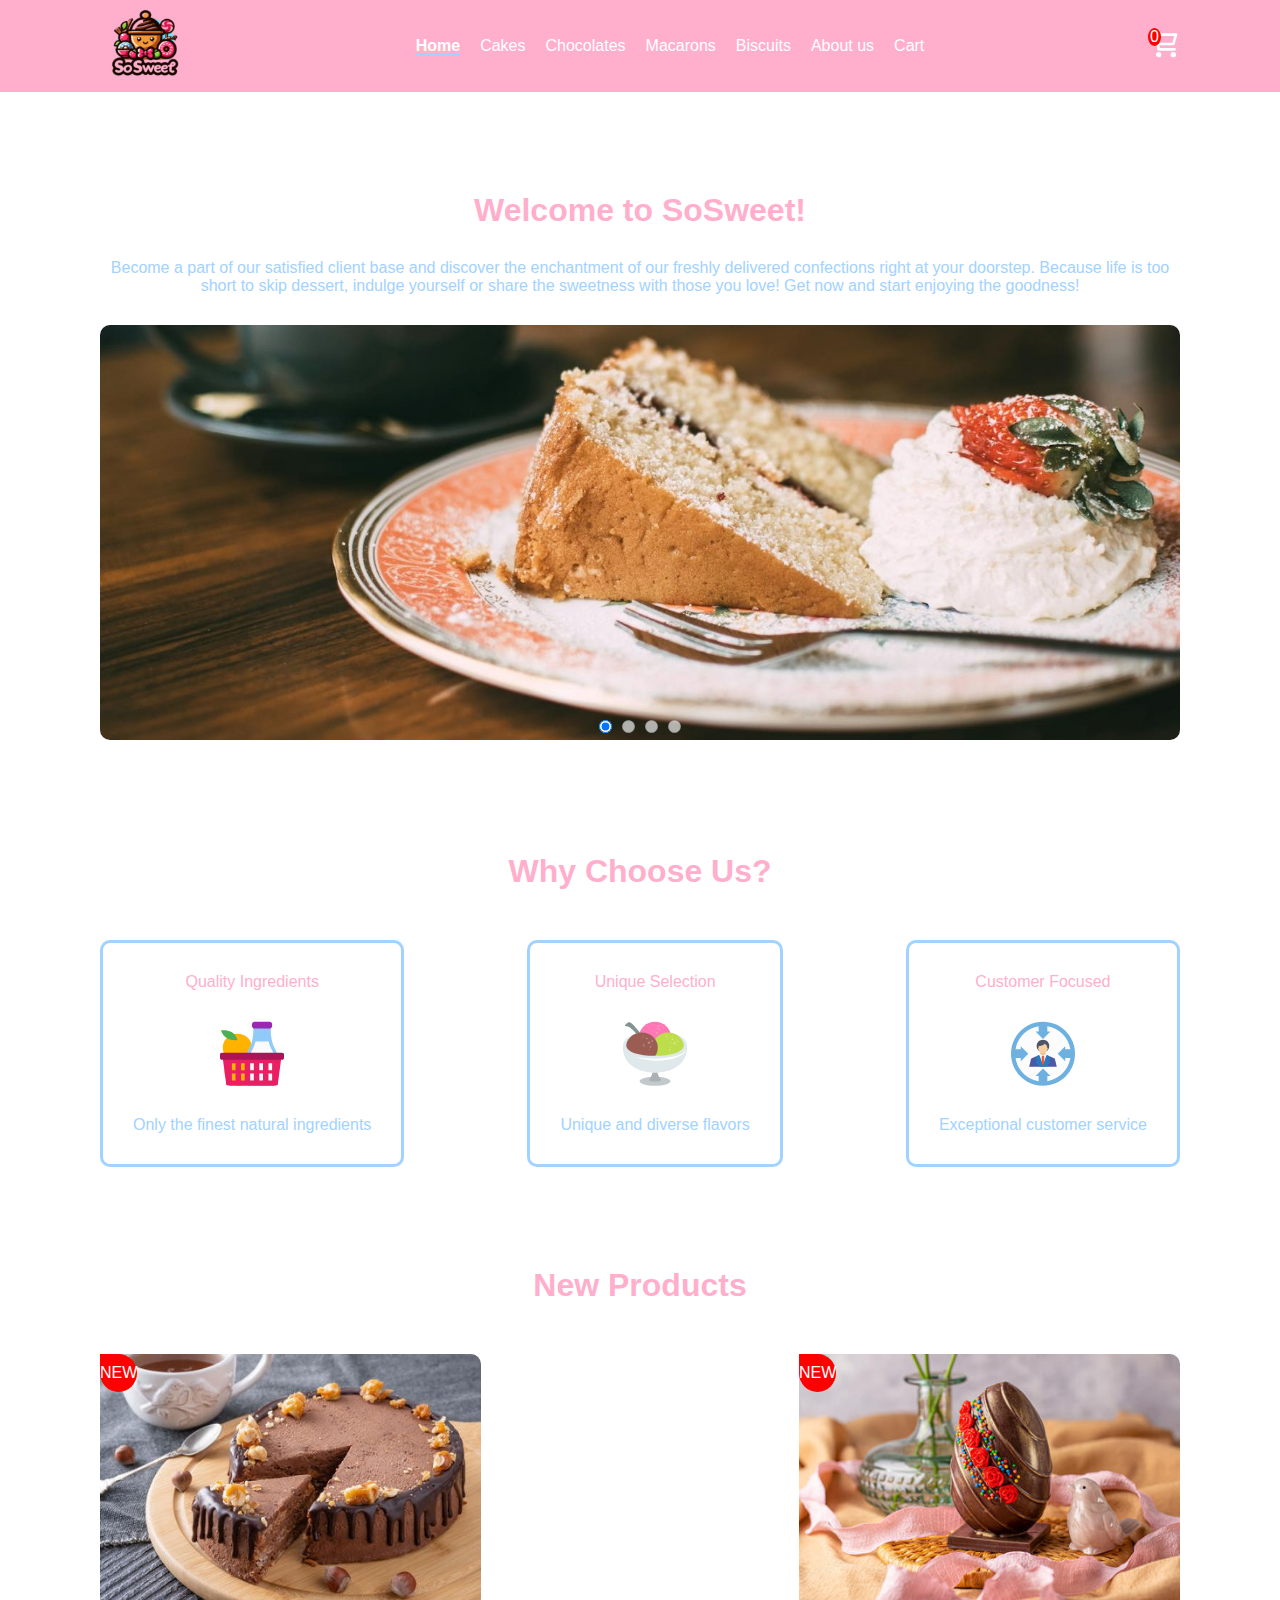
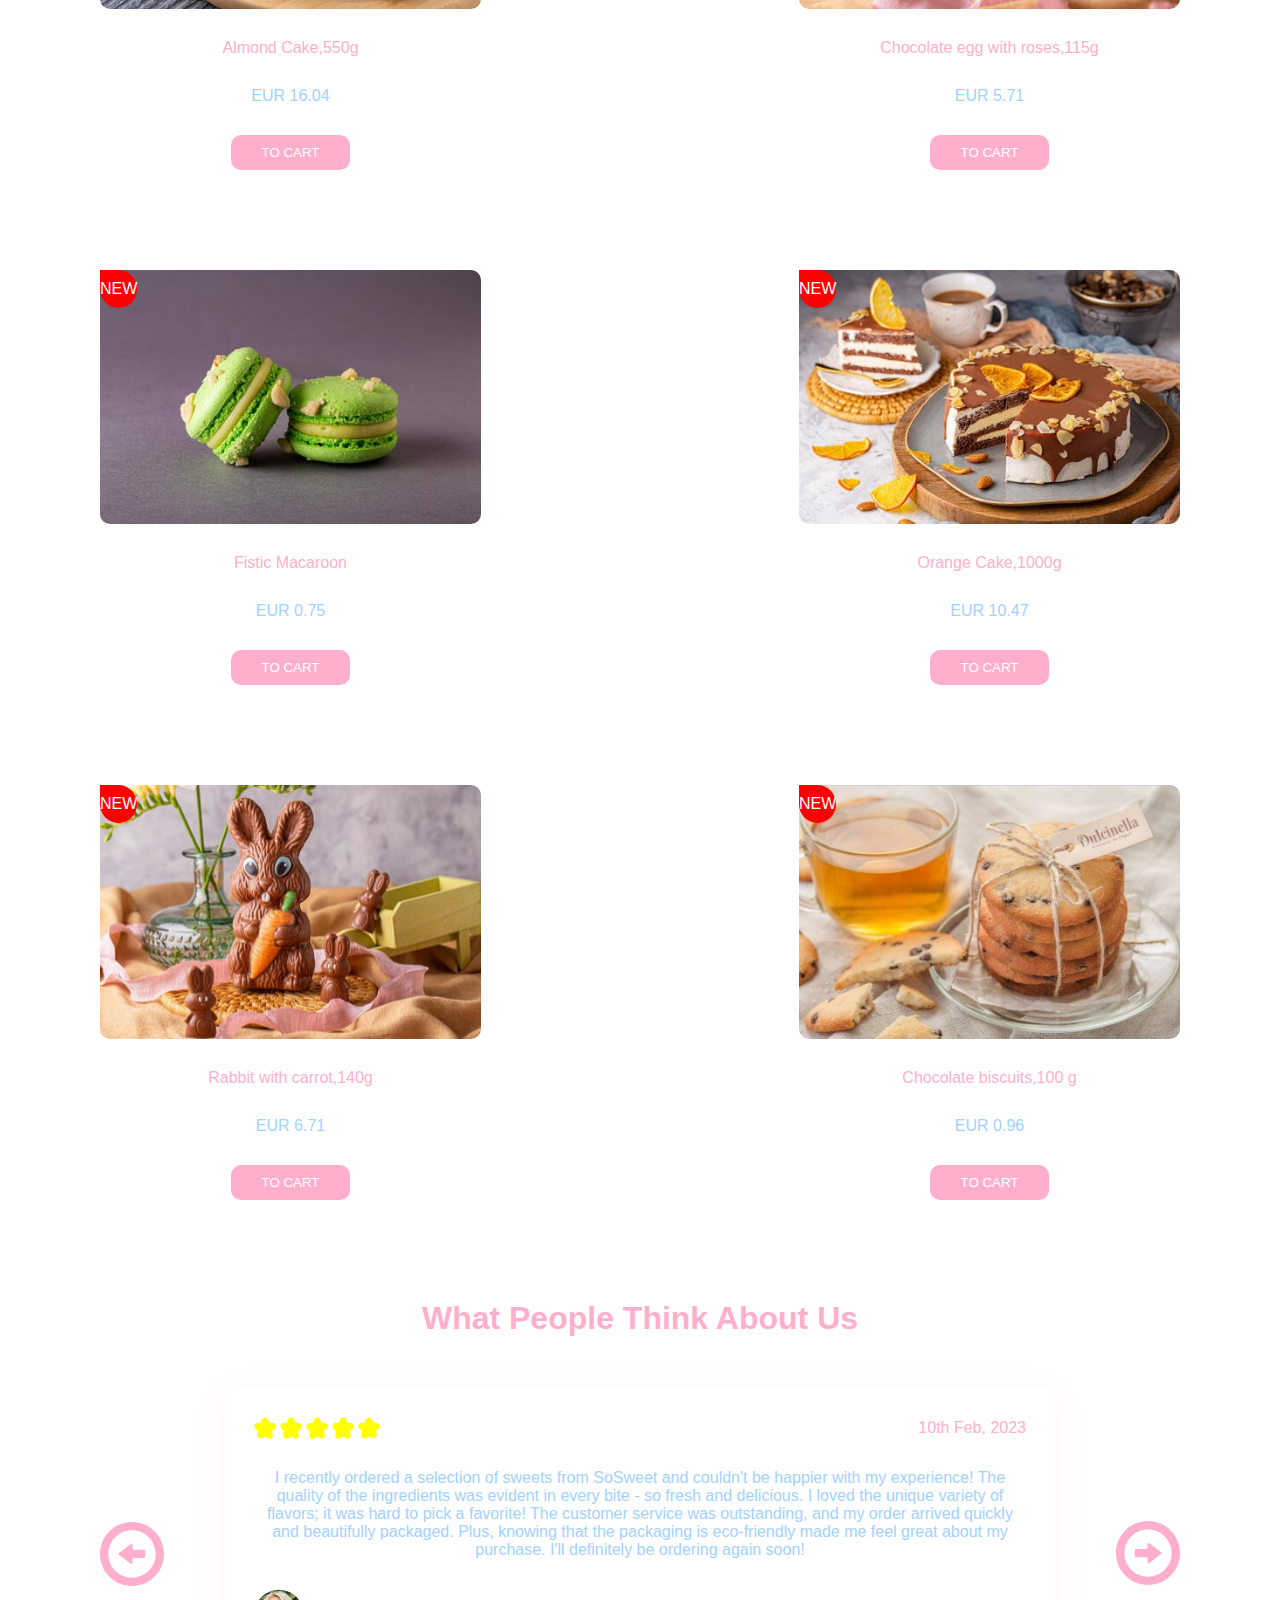
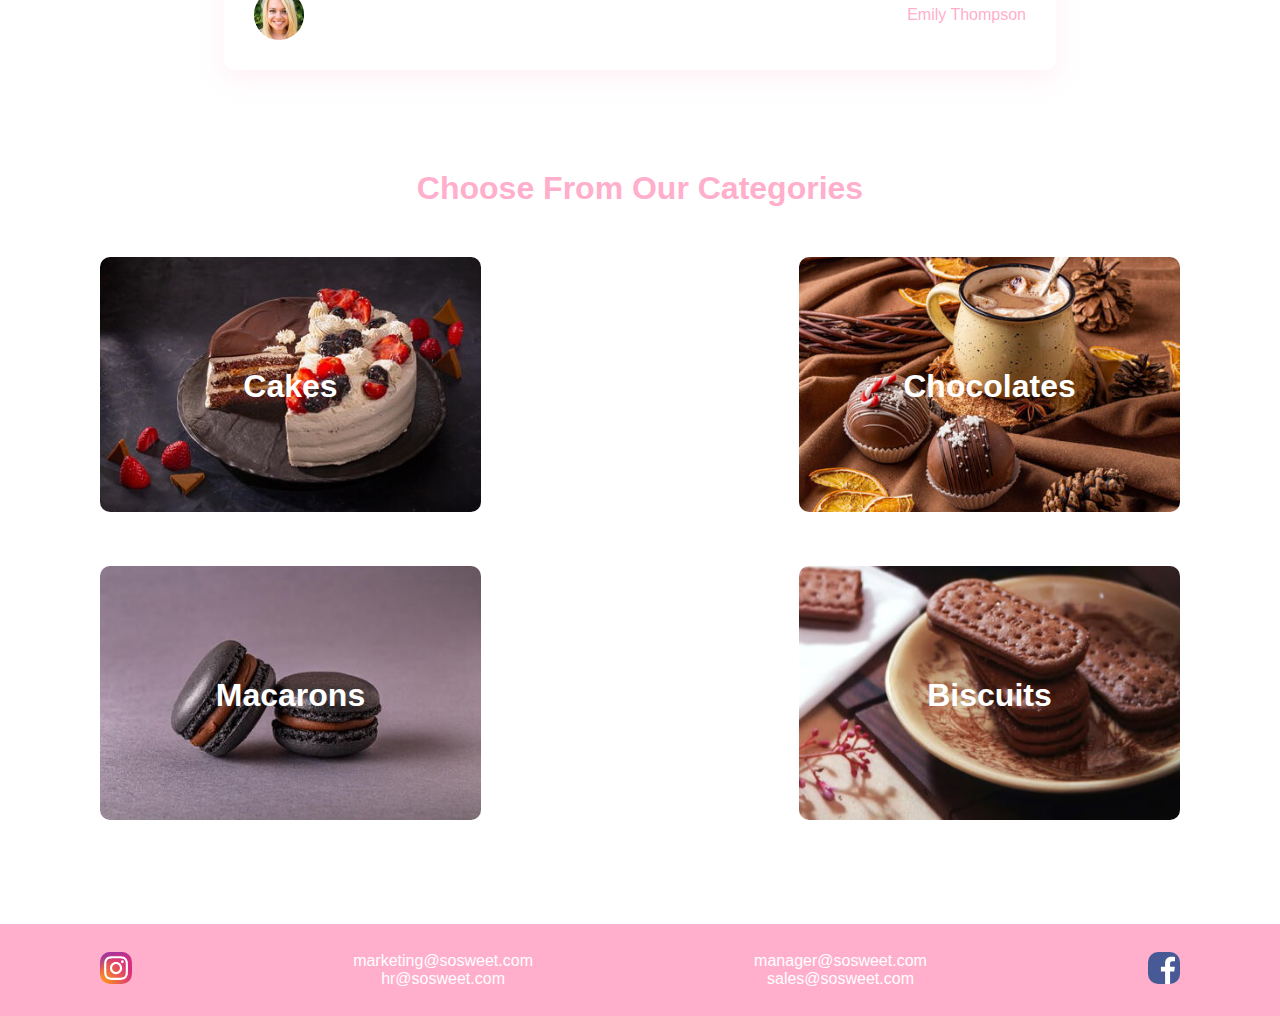
<file: index.html>
<!DOCTYPE html>
<html lang="en">
  <head>
    <meta charset="UTF-8" />
    <meta name="viewport" content="width=device-width, initial-scale=1.0" />
    <link
      rel="shortcut icon"
      href="Common Images/logo.png"
      type="image/x-icon"
    />
    <title>Home</title>
    <link rel="stylesheet" href="Home/style.css" />
  </head>
  <body>
    <div class="mobile-menu">
      <img src="Common Images/x.svg" alt="close icon" />
      <ul>
        <li>Home</li>
        <a href="Cakes/cakes.html">
          <li>Cakes</li>
        </a>
        <a href="Chocolates/chocolates.html">
          <li>Chocolates</li>
        </a>
        <a href="Macarons/macarons.html">
          <li>Macarons</li>
        </a>
        <a href="Biscuits/biscuits.html">
          <li>Biscuits</li>
        </a>
        <a href="About Us/about-us.html">
          <li>About us</li>
        </a>
        <a href="Cart/cart.html">
          <li class="last">Cart</li>
        </a>
      </ul>
    </div>
    <header>
      <img src="Common Images/burger-menu.svg" alt="menu" />
      <img class="logo" src="Common Images/logo.png" alt="logo" />
      <ul>
        <li>Home</li>
        <a href="Cakes/cakes.html">
          <li>Cakes</li>
        </a>
        <a href="Chocolates/chocolates.html">
          <li>Chocolates</li>
        </a>
        <a href="Macarons/macarons.html">
          <li>Macarons</li>
        </a>
        <a href="Biscuits/biscuits.html">
          <li>Biscuits</li>
        </a>
        <a href="About Us/about-us.html">
          <li>About us</li>
        </a>
        <a href="Cart/cart.html">
          <li>Cart</li>
        </a>
      </ul>
      <a href="Cart/cart.html">
        <div class="cart">
          <div class="items">0</div>
          <img src="Common Images/cart.svg" alt="cart" />
        </div>
      </a>
    </header>

    <section class="introduction">
      <span class="title"> Welcome to SoSweet! </span>
      <p>
        Become a part of our satisfied client base and discover the enchantment
        of our freshly delivered confections right at your doorstep. Because
        life is too short to skip dessert, indulge yourself or share the
        sweetness with those you love! Get now and start enjoying the goodness!
      </p>

      <div class="gallery">
        <img src="Cakes/Images/introduction.jpg" alt="cake" />
        <img src="Chocolates/Images/introduction.jpg" alt="chocolates" />
        <img src="Macarons/Images/introduction.jpg" alt="macarons" />
        <img src="Biscuits/Images/introduction.jpg" alt="biscuits" />

        <div class="radio-bts">
          <input type="radio" name="gallery" checked="true" />
          <input type="radio" name="gallery" disabled />
          <input type="radio" name="gallery" disabled />
          <input type="radio" name="gallery" disabled />
        </div>
      </div>
    </section>

    <section class="why-us">
      <span class="title">Why Choose Us?</span>
      <div class="factors">
        <div class="factor">
          <p>Quality Ingredients</p>
          <img src="Home/Images/ingredients.svg" alt="ingredients" />
          <p>Only the finest natural ingredients</p>
        </div>
        <div class="factor">
          <p>Unique Selection</p>
          <img src="Home/Images/flavors.svg" alt="flavors" />
          <p>Unique and diverse flavors</p>
        </div>
        <div class="factor">
          <p>Customer Focused</p>
          <img src="Home/Images/customers.svg" alt="customers" />
          <p>Exceptional customer service</p>
        </div>
      </div>
    </section>

    <section class="products">
      <span class="title">New Products</span>
      <div class="sweets">
        <div class="product">
          <div class="new">NEW</div>
          <img src="Cakes/Images/img6.png" alt="cake" />
          <p>Almond Cake,550g</p>
          <p>EUR 16.04</p>
          <button type="button">TO CART</button>
        </div>
        <div class="product">
          <div class="new">NEW</div>
          <img src="Chocolates/Images/img10.png" alt="chocolate" />
          <p>Chocolate egg with roses,115g</p>
          <p>EUR 5.71</p>
          <button type="button">TO CART</button>
        </div>
        <div class="product">
          <div class="new">NEW</div>
          <img src="Macarons/Images/img4.png" alt="macaron" />
          <p>Fistic Macaroon</p>
          <p>EUR 0.75</p>
          <button type="button">TO CART</button>
        </div>
        <div class="product">
          <div class="new">NEW</div>
          <img src="Cakes/Images/img8.png" alt="cake" />
          <p>Orange Cake,1000g</p>
          <p>EUR 10.47</p>
          <button type="button">TO CART</button>
        </div>
        <div class="product">
          <div class="new">NEW</div>
          <img src="Chocolates/Images/img3.png" alt="chocolate" />
          <p>Rabbit with carrot,140g</p>
          <p>EUR 6.71</p>
          <button type="button">TO CART</button>
        </div>
        <div class="product">
          <div class="new">NEW</div>
          <img src="Biscuits/Images/img11.png" alt="biscuits" />
          <p>Chocolate biscuits,100 g</p>
          <p>EUR 0.96</p>
          <button type="button">TO CART</button>
        </div>
      </div>
    </section>

    <section class="reviews">
      <span class="title">What People Think About Us</span>
      <div class="review-nav">
        <img src="Home/Images/arrow.svg" alt="previous" />

        <div class="review">
          <div class="top">
            <img src="Home/Images/stars.svg" alt="stars" />
            <p>15th Mar, 2023</p>
          </div>
          <p>
            I was thrilled with my first purchase from SoSweet! The assortment
            of candies was incredible, featuring both classic favorites and
            innovative new flavors. Every piece was bursting with freshness and
            taste, making it impossible to stop at just one. The customer
            service team was incredibly helpful and responsive, ensuring that my
            order was processed smoothly and arrived on time. The eco-friendly
            packaging was a delightful bonus, showing the company's commitment
            to sustainability. I'm already planning my next order!
          </p>
          <div class="bottom">
            <img src="Home/Images/user1.png" alt="user photo" />
            <p>David Johnson</p>
          </div>
        </div>

        <div class="review">
          <div class="top">
            <img src="Home/Images/stars.svg" alt="stars" />
            <p>10th Feb, 2023</p>
          </div>
          <p>
            I recently ordered a selection of sweets from SoSweet and couldn't
            be happier with my experience! The quality of the ingredients was
            evident in every bite - so fresh and delicious. I loved the unique
            variety of flavors; it was hard to pick a favorite! The customer
            service was outstanding, and my order arrived quickly and
            beautifully packaged. Plus, knowing that the packaging is
            eco-friendly made me feel great about my purchase. I'll definitely
            be ordering again soon!
          </p>
          <div class="bottom">
            <img src="Home/Images/user2.png" alt="user photo" />
            <p>Emily Thompson</p>
          </div>
        </div>

        <div class="review">
          <div class="top">
            <img src="Home/Images/stars.svg" alt="stars" />
            <p>5th Apr, 2023</p>
          </div>
          <p>
            My experience with SoSweet was nothing short of fantastic! From the
            moment I placed my order, I knew I was in for a treat. The candies
            were not only delicious but also beautifully presented. I was
            particularly impressed by the range of flavors available, each one
            crafted with great attention to detail and quality ingredients. The
            customer service was exceptional, promptly addressing all my queries
            and ensuring a seamless delivery. The environmentally friendly
            packaging added an extra layer of satisfaction to my purchase. I
            can't wait to order more!
          </p>
          <div class="bottom">
            <img src="Home/Images/user3.png" alt="user photo" />
            <p>Sarah Lee</p>
          </div>
        </div>
        <img src="Home/Images/arrow.svg" alt="next" />
      </div>
    </section>

    <section class="other-categories">
      <span class="title">Choose From Our Categories</span>
      <div class="categories">
        <a href="Cakes/cakes.html">
          <div class="category">
            <img src="Cakes/Images/img2.png" alt="cake" />
            <span class="title">Cakes</span>
          </div>
        </a>

        <a href="Chocolates/chocolates.html">
          <div class="category">
            <img src="Chocolates/Images/img13.png" alt="chocolate" />
            <span class="title">Chocolates</span>
          </div>
        </a>

        <a href="Macarons/macarons.html">
          <div class="category">
            <img src="Macarons/Images/img6.png" alt="macaron" />
            <span class="title">Macarons</span>
          </div>
        </a>

        <a href="Biscuits/biscuits.html">
          <div class="category">
            <img src="Biscuits/Images/img15.png" alt="biscuits" />
            <span class="title">Biscuits</span>
          </div>
        </a>
      </div>
    </section>

    <footer>
      <a href="https://www.instagram.com/" target="_blank">
        <img src="Common Images/instagram.svg" alt="instagram" />
      </a>
      <div class="contacts">
        <p>marketing@sosweet.com</p>
        <p>hr@sosweet.com</p>
      </div>
      <div class="contacts">
        <p>manager@sosweet.com</p>
        <p>sales@sosweet.com</p>
      </div>

      <a href="https://www.facebook.com/" target="_blank">
        <img src="Common Images/facebook.svg" alt="facebook" />
      </a>
    </footer>
    <script src="Home/script.js"></script>
  </body>
</html>
</file>
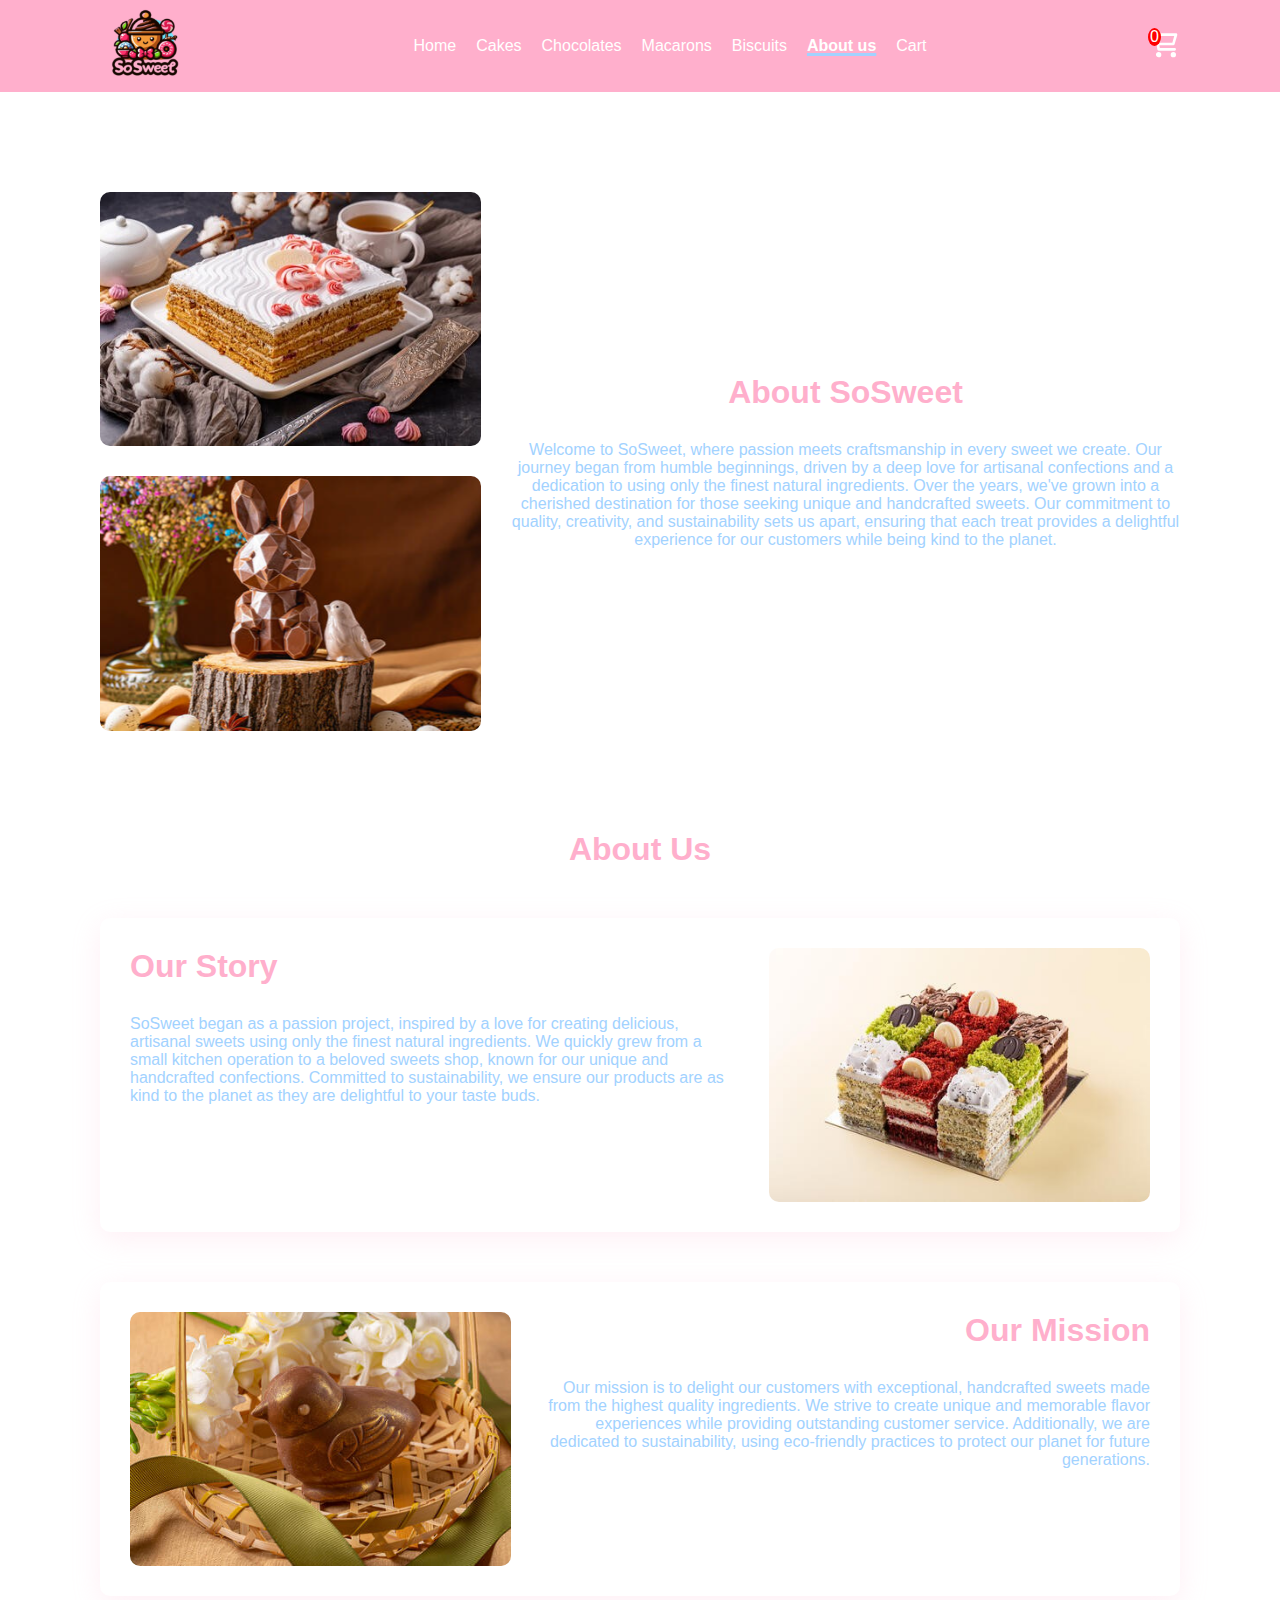
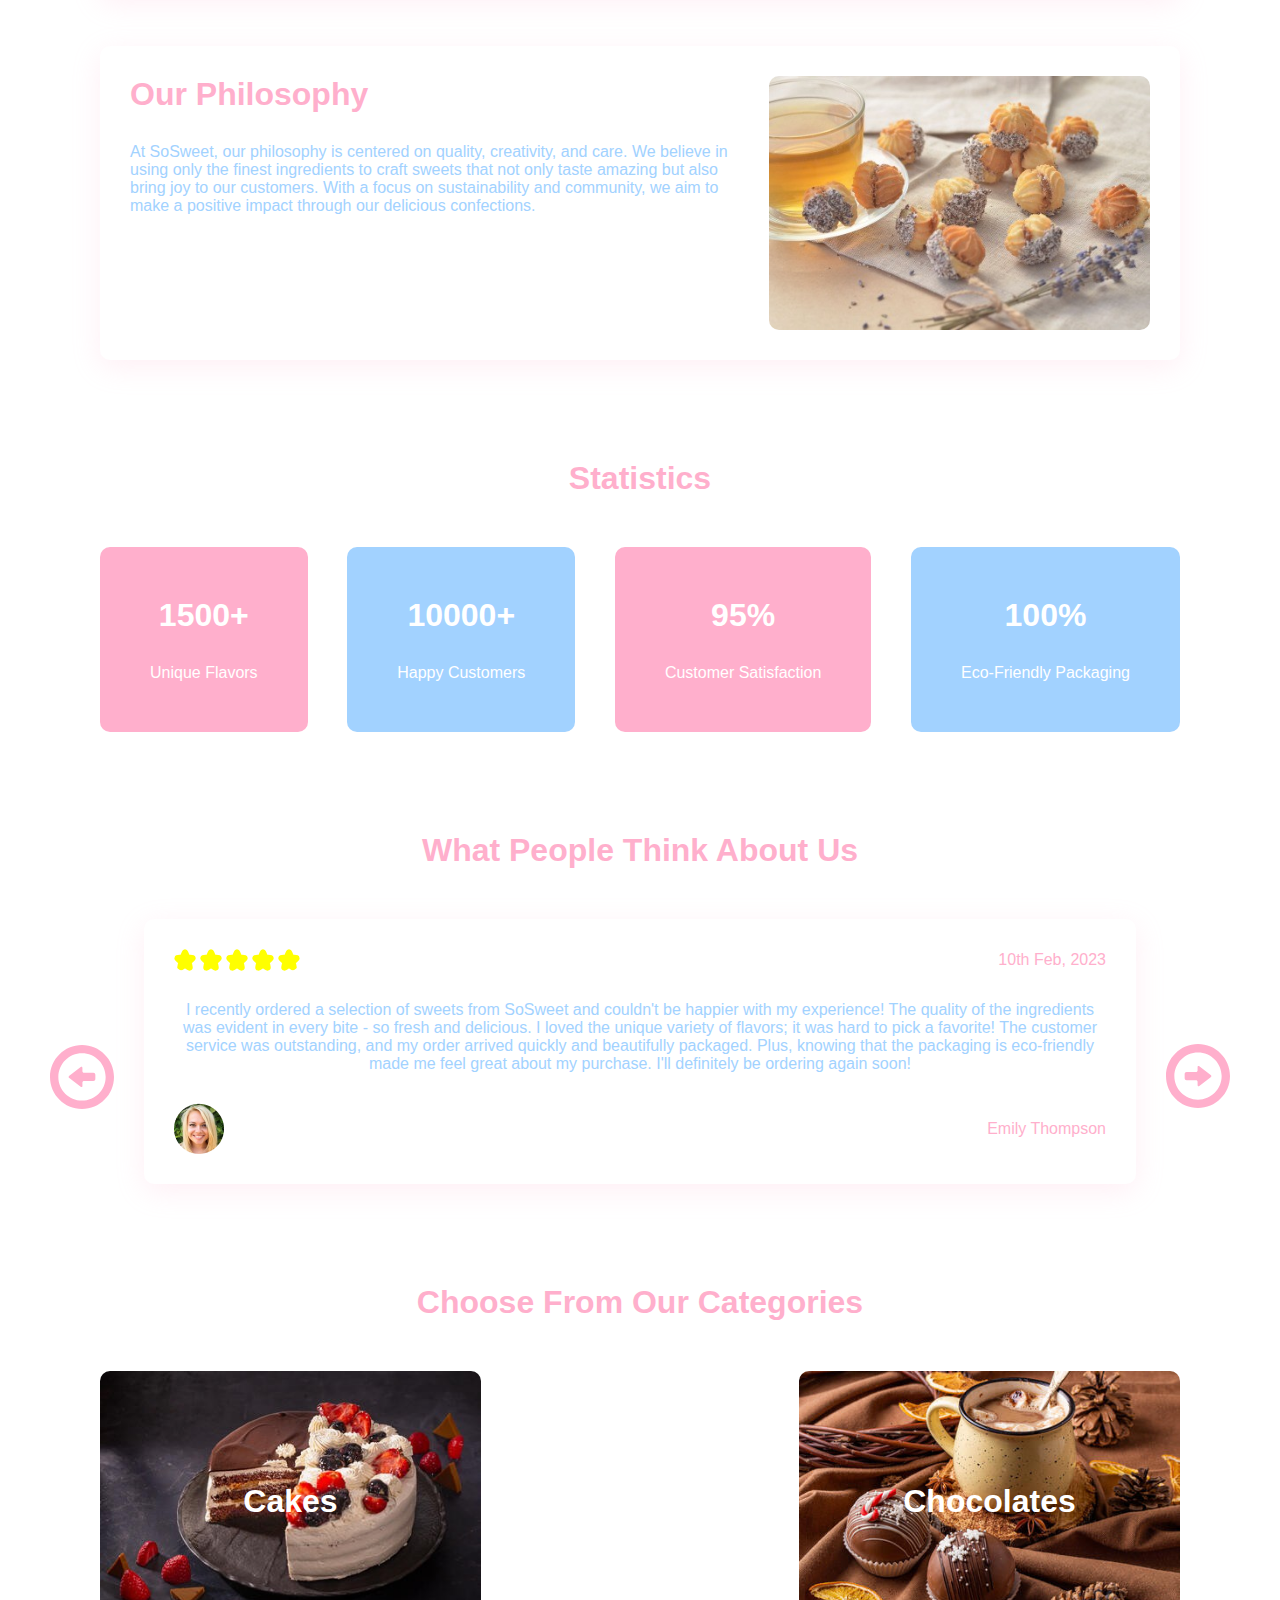
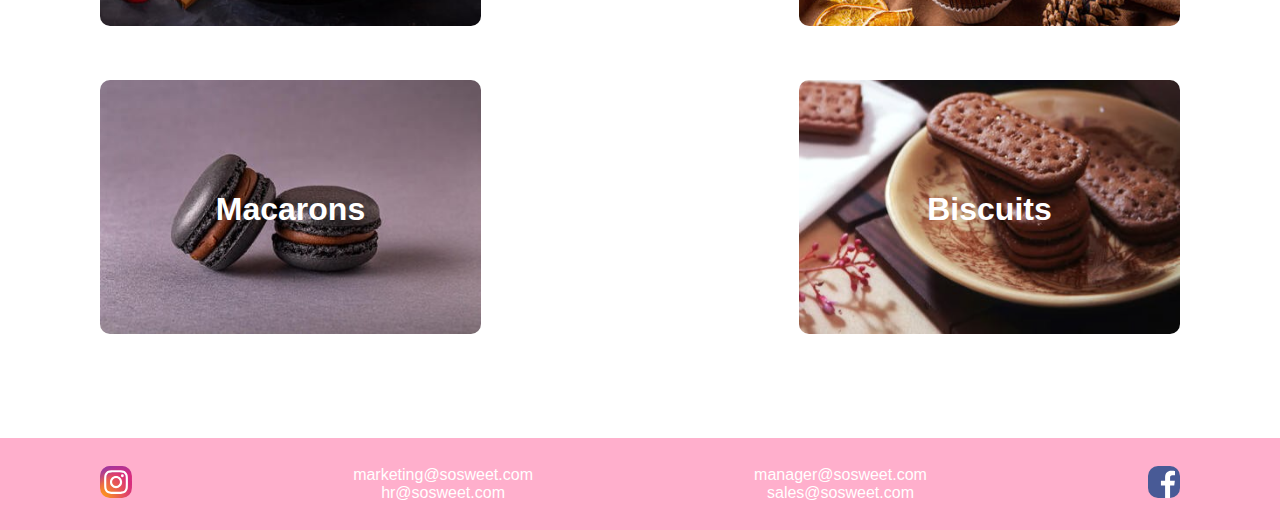
<file: About Us/about-us.html>
<!DOCTYPE html>
<html lang="en">
  <head>
    <meta charset="UTF-8" />
    <meta name="viewport" content="width=device-width, initial-scale=1.0" />
    <link
      rel="shortcut icon"
      href="../Common Images/logo.png"
      type="image/x-icon"
    />
    <title>About Us</title>
    <link rel="stylesheet" href="style.css" />
  </head>
  <body>
    <div class="mobile-menu">
      <img src="../Common Images/x.svg" alt="close icon" />
      <ul>
        <a href="../index.html">
          <li>Home</li>
        </a>
        <a href="../Cakes/cakes.html">
          <li>Cakes</li>
        </a>
        <a href="../Chocolates/chocolates.html">
          <li>Chocolates</li>
        </a>
        <a href="../Macarons/macarons.html">
          <li>Macarons</li>
        </a>
        <a href="../Biscuits/biscuits.html">
          <li>Biscuits</li>
        </a>
        <li>About us</li>
        <a href="../Cart/cart.html">
          <li class="last">Cart</li>
        </a>
      </ul>
    </div>
    <header>
      <img src="../Common Images/burger-menu.svg" alt="menu" />
      <a href="../index.html">
        <img class="logo" src="../Common Images/logo.png" alt="logo" />
      </a>
      <ul>
        <a href="../index.html">
          <li>Home</li>
        </a>
        <a href="../Cakes/cakes.html">
          <li>Cakes</li>
        </a>
        <a href="../Chocolates/chocolates.html">
          <li>Chocolates</li>
        </a>
        <a href="../Macarons/macarons.html">
          <li>Macarons</li>
        </a>
        <a href="../Biscuits/biscuits.html">
          <li>Biscuits</li>
        </a>
        <li>About us</li>
        <a href="../Cart/cart.html">
          <li>Cart</li>
        </a>
      </ul>
      <a href="../Cart/cart.html">
        <div class="cart">
          <div class="items">0</div>
          <img src="../Common Images/cart.svg" alt="cart" />
        </div>
      </a>
    </header>

    <section class="introduction">
      <div class="text">
        <span class="title">About SoSweet</span>
        <p>
          Welcome to SoSweet, where passion meets craftsmanship in every sweet
          we create. Our journey began from humble beginnings, driven by a deep
          love for artisanal confections and a dedication to using only the
          finest natural ingredients. Over the years, we've grown into a
          cherished destination for those seeking unique and handcrafted sweets.
          Our commitment to quality, creativity, and sustainability sets us
          apart, ensuring that each treat provides a delightful experience for
          our customers while being kind to the planet.
        </p>
      </div>

      <div class="images">
        <img src="../Cakes/Images/img9.png" alt="cake" />
        <img src="../Chocolates/Images/img7.png" alt="chocolate" />
      </div>
    </section>

    <section class="about-us">
      <h1 class="title">About Us</h1>
      <div class="informations">
        <div class="info">
          <div class="text">
            <span class="title">Our Story</span>
            <p>
              SoSweet began as a passion project, inspired by a love for
              creating delicious, artisanal sweets using only the finest natural
              ingredients. We quickly grew from a small kitchen operation to a
              beloved sweets shop, known for our unique and handcrafted
              confections. Committed to sustainability, we ensure our products
              are as kind to the planet as they are delightful to your taste
              buds.
            </p>
          </div>

          <img src="../Cakes/Images/img4.png" alt="cake" />
        </div>

        <div class="info">
          <div class="text">
            <span class="title">Our Mission</span>
            <p>
              Our mission is to delight our customers with exceptional,
              handcrafted sweets made from the highest quality ingredients. We
              strive to create unique and memorable flavor experiences while
              providing outstanding customer service. Additionally, we are
              dedicated to sustainability, using eco-friendly practices to
              protect our planet for future generations.
            </p>
          </div>

          <img src="../Chocolates/Images/img9.png" alt="chocolate" />
        </div>

        <div class="info">
          <div class="text">
            <span class="title">Our Philosophy</span>
            <p>
              At SoSweet, our philosophy is centered on quality, creativity, and
              care. We believe in using only the finest ingredients to craft
              sweets that not only taste amazing but also bring joy to our
              customers. With a focus on sustainability and community, we aim to
              make a positive impact through our delicious confections.
            </p>
          </div>

          <img src="../Biscuits/Images/img13.png" alt="biscuits" />
        </div>
      </div>
    </section>

    <section class="statistics">
      <span class="title">Statistics</span>
      <div class="statistics-container">
        <div class="statistic">
          <span class="title">1500+</span>
          <p>Unique Flavors</p>
        </div>

        <div class="statistic">
          <span class="title">10000+</span>
          <p>Happy Customers</p>
        </div>

        <div class="statistic">
          <span class="title">95%</span>
          <p>Customer Satisfaction</p>
        </div>

        <div class="statistic">
          <span class="title">100%</span>
          <p>Eco-Friendly Packaging</p>
        </div>
      </div>
    </section>

    <section class="reviews">
      <span class="title">What People Think About Us</span>
      <div class="review-nav">
        <img src="../Home/Images/arrow.svg" alt="previous" />

        <div class="review">
          <div class="top">
            <img src="../Home/Images/stars.svg" alt="stars" />
            <p>15th Mar, 2023</p>
          </div>
          <p>
            I was thrilled with my first purchase from SoSweet! The assortment
            of candies was incredible, featuring both classic favorites and
            innovative new flavors. Every piece was bursting with freshness and
            taste, making it impossible to stop at just one. The customer
            service team was incredibly helpful and responsive, ensuring that my
            order was processed smoothly and arrived on time. The eco-friendly
            packaging was a delightful bonus, showing the company's commitment
            to sustainability. I'm already planning my next order!
          </p>
          <div class="bottom">
            <img src="../Home/Images/user1.png" alt="user photo" />
            <p>David Johnson</p>
          </div>
        </div>

        <div class="review">
          <div class="top">
            <img src="../Home/Images/stars.svg" alt="stars" />
            <p>10th Feb, 2023</p>
          </div>
          <p>
            I recently ordered a selection of sweets from SoSweet and couldn't
            be happier with my experience! The quality of the ingredients was
            evident in every bite - so fresh and delicious. I loved the unique
            variety of flavors; it was hard to pick a favorite! The customer
            service was outstanding, and my order arrived quickly and
            beautifully packaged. Plus, knowing that the packaging is
            eco-friendly made me feel great about my purchase. I'll definitely
            be ordering again soon!
          </p>
          <div class="bottom">
            <img src="../Home/Images/user2.png" alt="user photo" />
            <p>Emily Thompson</p>
          </div>
        </div>

        <div class="review">
          <div class="top">
            <img src="../Home/Images/stars.svg" alt="stars" />
            <p>5th Apr, 2023</p>
          </div>
          <p>
            My experience with SoSweet was nothing short of fantastic! From the
            moment I placed my order, I knew I was in for a treat. The candies
            were not only delicious but also beautifully presented. I was
            particularly impressed by the range of flavors available, each one
            crafted with great attention to detail and quality ingredients. The
            customer service was exceptional, promptly addressing all my queries
            and ensuring a seamless delivery. The environmentally friendly
            packaging added an extra layer of satisfaction to my purchase. I
            can't wait to order more!
          </p>
          <div class="bottom">
            <img src="../Home/Images/user3.png" alt="user photo" />
            <p>Sarah Lee</p>
          </div>
        </div>
        <img src="../Home/Images/arrow.svg" alt="next" />
      </div>
    </section>

    <section class="other-categories">
      <span class="title">Choose From Our Categories</span>
      <div class="categories">
        <a href="../Cakes/cakes.html">
          <div class="category">
            <img src="../Cakes/Images/img2.png" alt="cake" />
            <span class="title">Cakes</span>
          </div>
        </a>

        <a href="../Chocolates/chocolates.html">
          <div class="category">
            <img src="../Chocolates/Images/img13.png" alt="chocolate" />
            <span class="title">Chocolates</span>
          </div>
        </a>

        <a href="../Macarons/macarons.html">
          <div class="category">
            <img src="../Macarons/Images/img6.png" alt="macaron" />
            <span class="title">Macarons</span>
          </div>
        </a>

        <a href="../Biscuits/biscuits.html">
          <div class="category">
            <img src="../Biscuits/Images/img15.png" alt="biscuits" />
            <span class="title">Biscuits</span>
          </div>
        </a>
      </div>
    </section>

    <footer>
      <a href="https://www.instagram.com/" target="_blank">
        <img src="../Common Images/instagram.svg" alt="instagram" />
      </a>
      <div class="contacts">
        <p>marketing@sosweet.com</p>
        <p>hr@sosweet.com</p>
      </div>
      <div class="contacts">
        <p>manager@sosweet.com</p>
        <p>sales@sosweet.com</p>
      </div>

      <a href="https://www.facebook.com/" target="_blank">
        <img src="../Common Images/facebook.svg" alt="facebook" />
      </a>
    </footer>
    <script src="script.js"></script>
  </body>
</html>
</file>
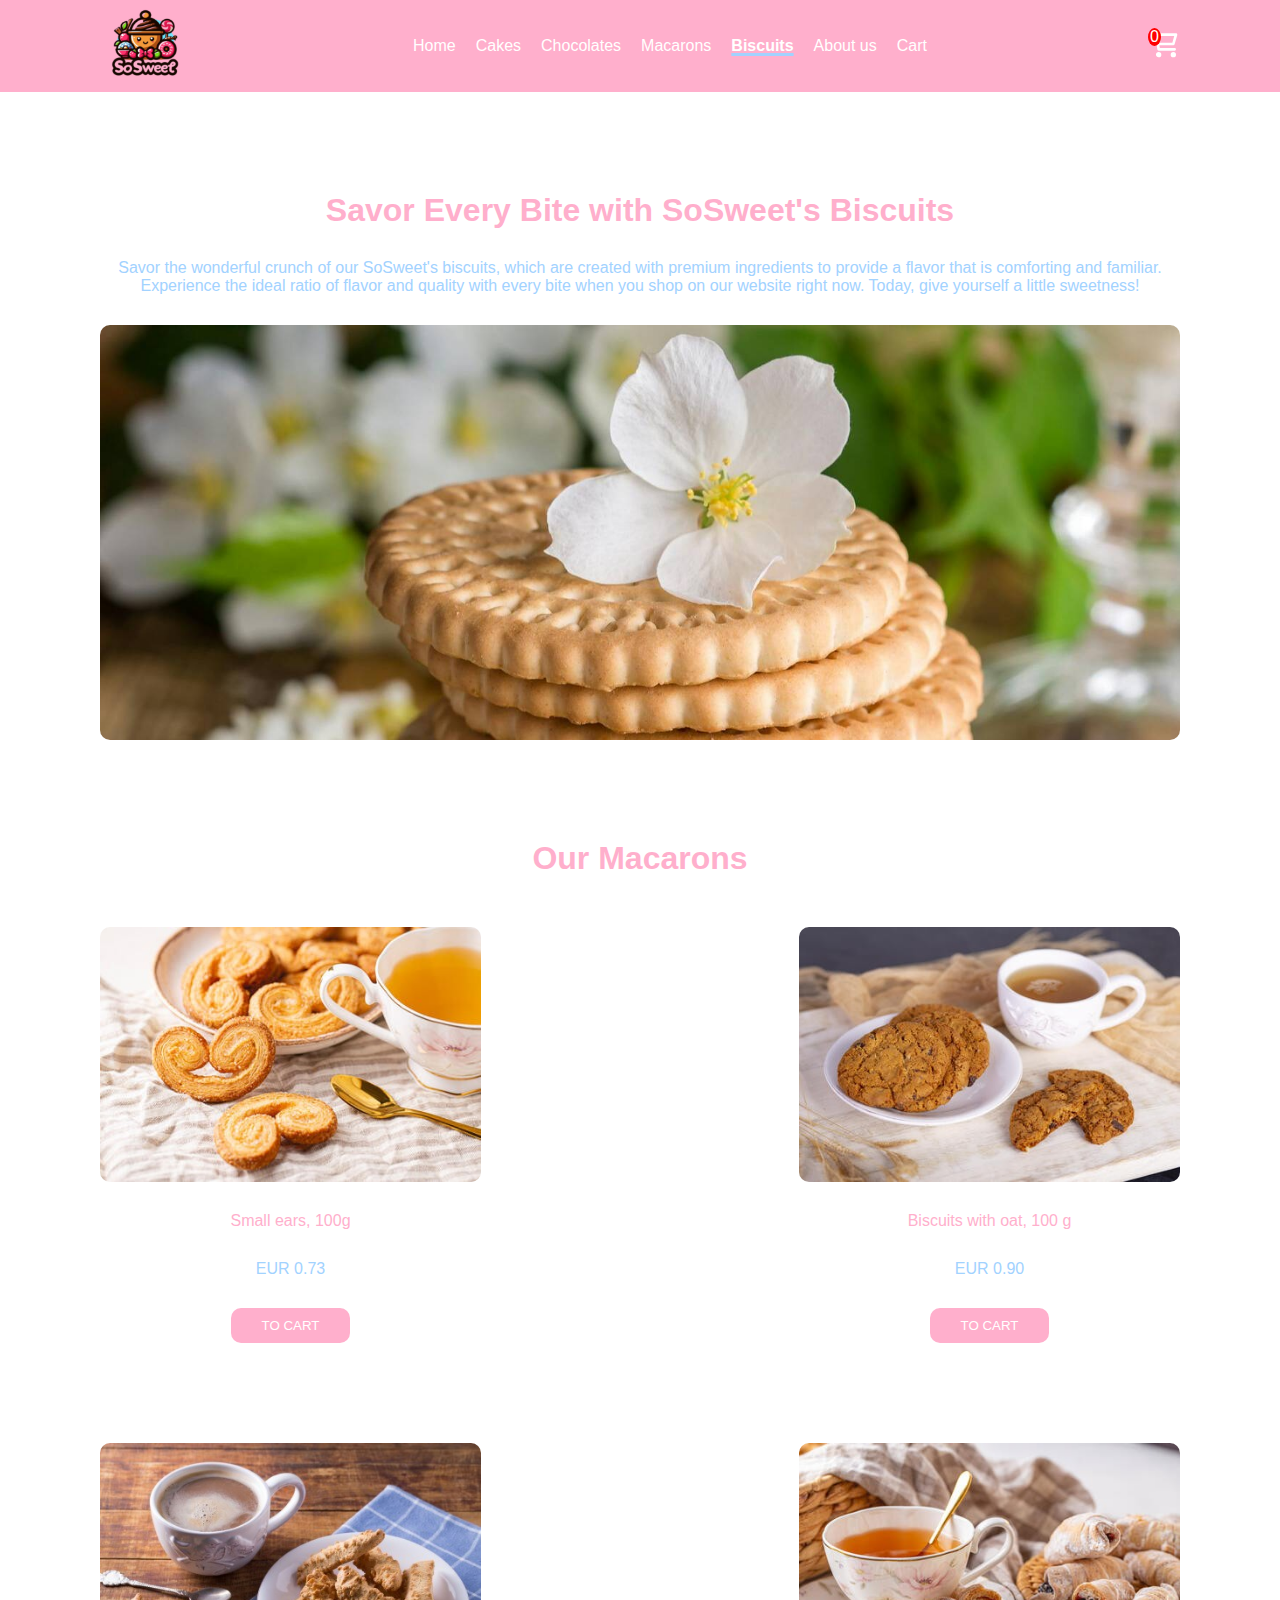
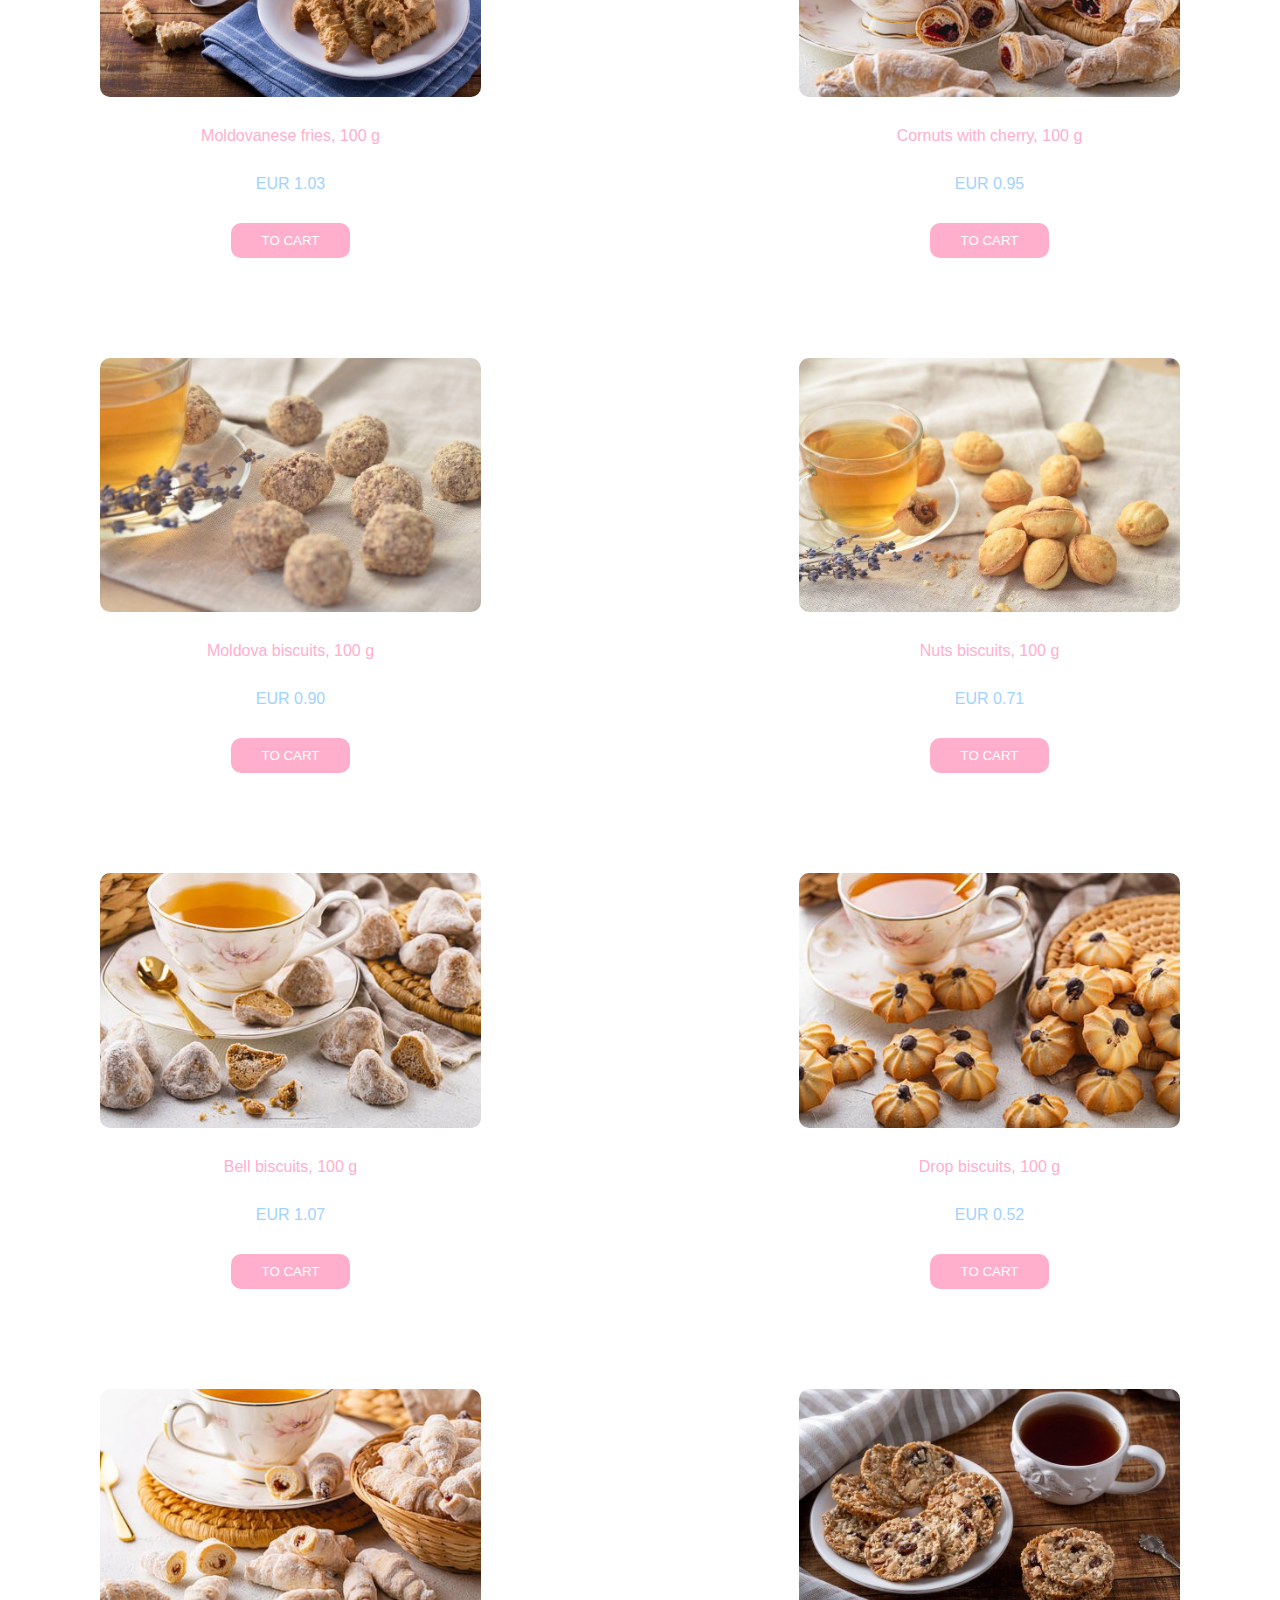
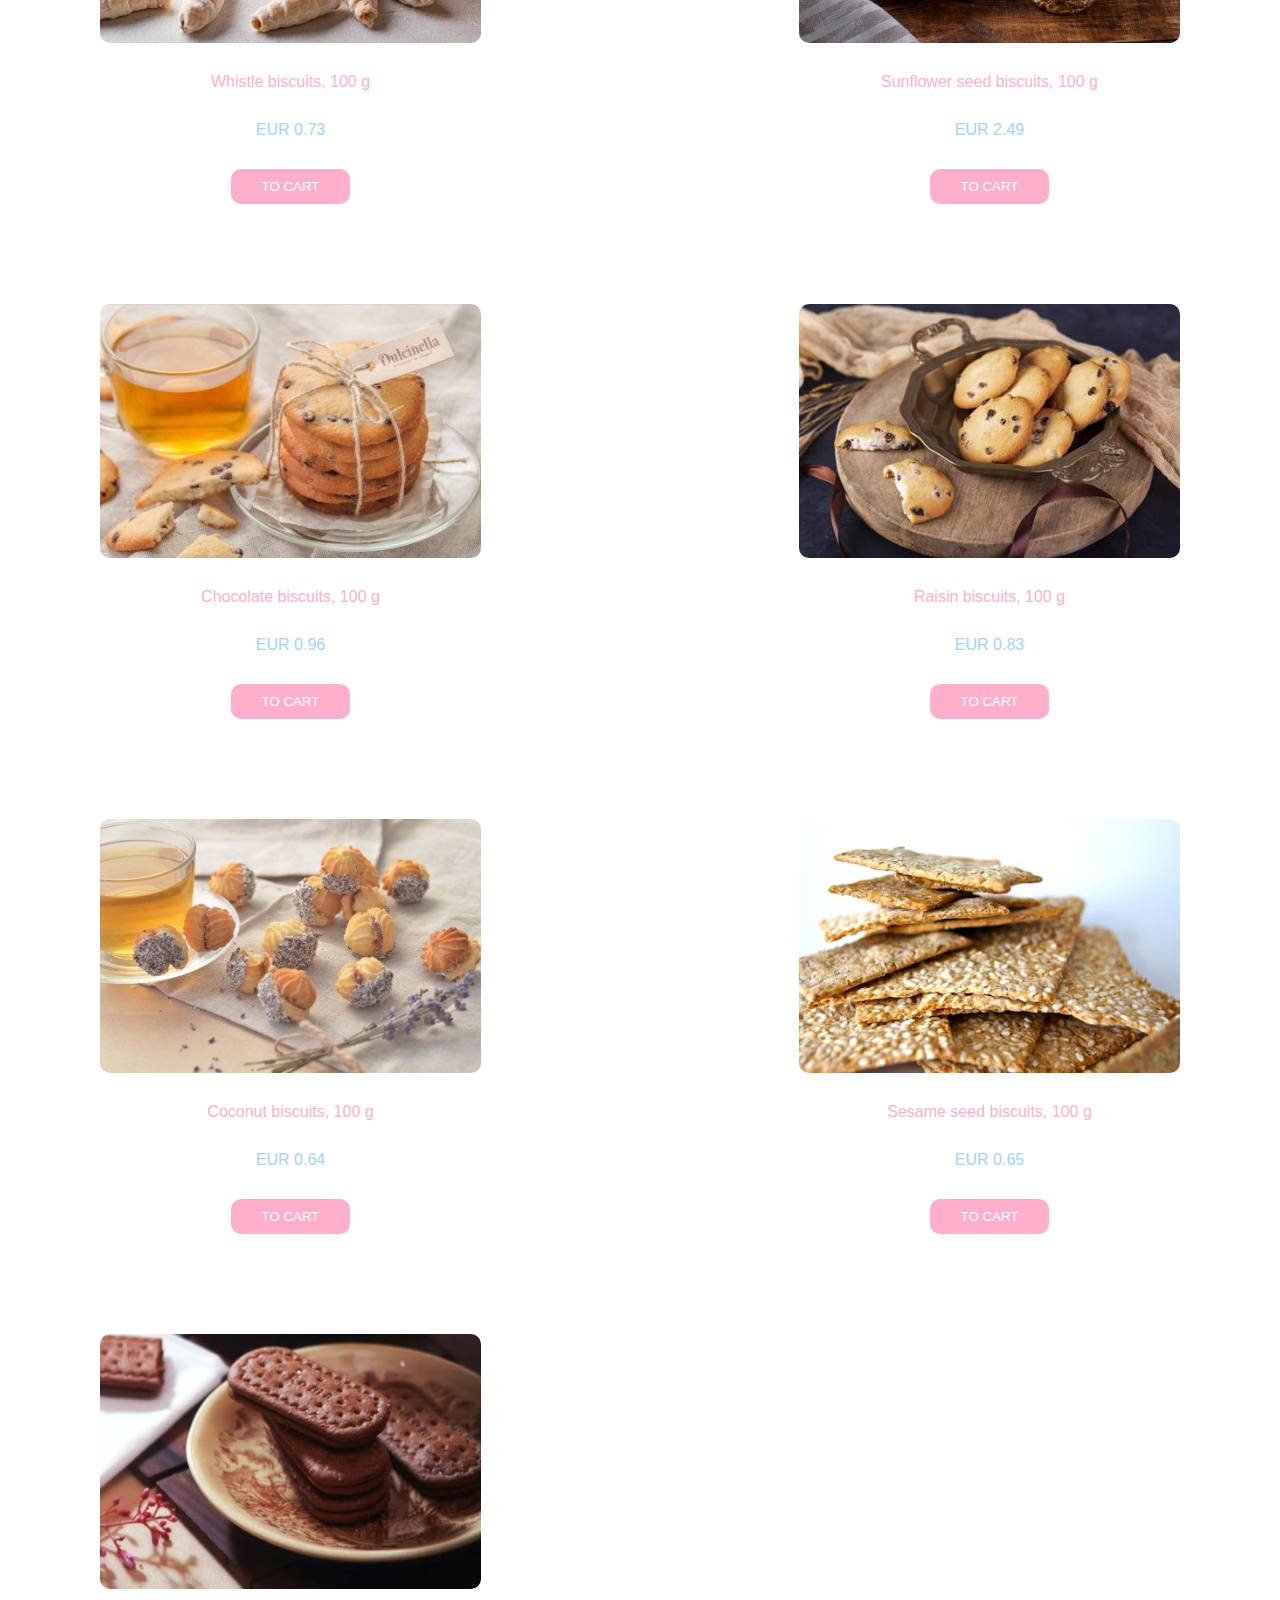
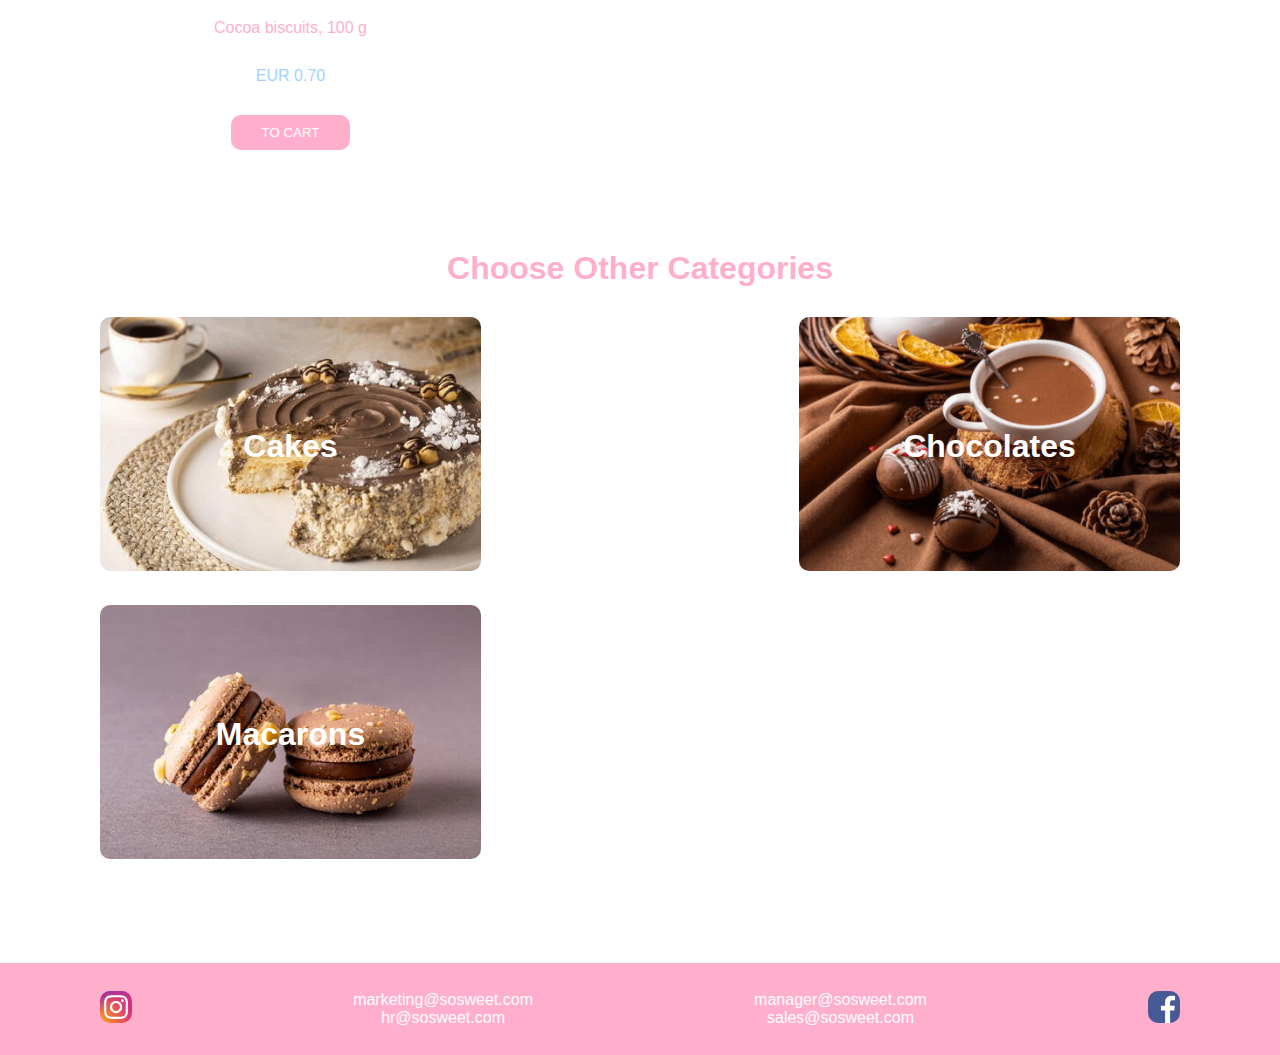
<file: Biscuits/biscuits.html>
<!DOCTYPE html>
<html lang="en">
  <head>
    <meta charset="UTF-8" />
    <meta name="viewport" content="width=device-width, initial-scale=1.0" />
    <link
      rel="shortcut icon"
      href="../Common Images/logo.png"
      type="image/x-icon"
    />
    <title>Biscuits</title>
    <link rel="stylesheet" href="style.css" />
  </head>
  <body>
    <div class="mobile-menu">
      <img src="../Common Images/x.svg" alt="close icon" />
      <ul>
        <a href="../index.html">
          <li>Home</li>
        </a>
        <a href="../Cakes/cakes.html">
          <li>Cakes</li>
        </a>
        <a href="../Chocolates/chocolates.html">
          <li>Chocolates</li>
        </a>
        <a href="../Macarons/macarons.html">
          <li>Macarons</li>
        </a>
        <li>Biscuits</li>
        <a href="../About Us/about-us.html">
          <li>About us</li>
        </a>
        <a href="../Cart/cart.html">
          <li class="last">Cart</li>
        </a>
      </ul>
    </div>
    <header>
      <img src="../Common Images/burger-menu.svg" alt="menu" />
      <a href="../index.html">
        <img class="logo" src="../Common Images/logo.png" alt="logo" />
      </a>
      <ul>
        <a href="../index.html">
          <li>Home</li>
        </a>
        <a href="../Cakes/cakes.html">
          <li>Cakes</li>
        </a>
        <a href="../Chocolates/chocolates.html">
          <li>Chocolates</li>
        </a>
        <a href="../Macarons/macarons.html">
          <li>Macarons</li>
        </a>
        <li>Biscuits</li>
        <a href="../About Us/about-us.html">
          <li>About us</li>
        </a>
        <a href="../Cart/cart.html">
          <li>Cart</li>
        </a>
      </ul>
      <a href="../Cart/cart.html">
        <div class="cart">
          <div class="items">0</div>
          <img src="../Common Images/cart.svg" alt="cart" />
        </div>
      </a>
    </header>

    <section class="introduction">
      <span class="title">Savor Every Bite with SoSweet's Biscuits</span>
      <p>
        Savor the wonderful crunch of our SoSweet's biscuits, which are created
        with premium ingredients to provide a flavor that is comforting and
        familiar. Experience the ideal ratio of flavor and quality with every
        bite when you shop on our website right now. Today, give yourself a
        little sweetness!
      </p>
      <img src="Images/introduction.jpg" alt="biscuits" />
    </section>

    <section class="biscuits">
      <h1 class="title">Our Macarons</h1>
      <div class="biscuits-container">
        <div class="biscuit">
          <img src="Images/img1.png" alt="biscuit" />
          <p>Small ears, 100g</p>
          <p>EUR 0.73</p>
          <button type="button">TO CART</button>
        </div>

        <div class="biscuit">
          <img src="Images/img2.png" alt="biscuit" />
          <p>Biscuits with oat, 100 g</p>
          <p>EUR 0.90</p>
          <button type="button">TO CART</button>
        </div>

        <div class="biscuit">
          <img src="Images/img3.png" alt="biscuit" />
          <p>Moldovanese fries, 100 g</p>
          <p>EUR 1.03</p>
          <button type="button">TO CART</button>
        </div>

        <div class="biscuit">
          <img src="Images/img4.png" alt="biscuit" />
          <p>Cornuts with cherry, 100 g</p>
          <p>EUR 0.95</p>
          <button type="button">TO CART</button>
        </div>

        <div class="biscuit">
          <img src="Images/img5.png" alt="biscuit" />
          <p>Moldova biscuits, 100 g</p>
          <p>EUR 0.90</p>
          <button type="button">TO CART</button>
        </div>

        <div class="biscuit">
          <img src="Images/img6.png" alt="biscuit" />
          <p>Nuts biscuits, 100 g</p>
          <p>EUR 0.71</p>
          <button type="button">TO CART</button>
        </div>

        <div class="biscuit">
          <img src="Images/img7.png" alt="biscuit" />
          <p>Bell biscuits, 100 g</p>
          <p>EUR 1.07</p>
          <button type="button">TO CART</button>
        </div>

        <div class="biscuit">
          <img src="Images/img8.png" alt="macaron" />
          <p>Drop biscuits, 100 g</p>
          <p>EUR 0.52</p>
          <button type="button">TO CART</button>
        </div>

        <div class="biscuit">
          <img src="Images/img9.png" alt="macaron" />
          <p>Whistle biscuits, 100 g</p>
          <p>EUR 0.73</p>
          <button type="button">TO CART</button>
        </div>

        <div class="biscuit">
          <img src="Images/img10.png" alt="macaron" />
          <p>Sunflower seed biscuits, 100 g</p>
          <p>EUR 2.49</p>
          <button type="button">TO CART</button>
        </div>

        <div class="biscuit">
          <img src="Images/img11.png" alt="macaron" />
          <p>Chocolate biscuits, 100 g</p>
          <p>EUR 0.96</p>
          <button type="button">TO CART</button>
        </div>

        <div class="biscuit">
          <img src="Images/img12.png" alt="macaron" />
          <p>Raisin biscuits, 100 g</p>
          <p>EUR 0.83</p>
          <button type="button">TO CART</button>
        </div>

        <div class="biscuit">
          <img src="Images/img13.png" alt="macaron" />
          <p>Coconut biscuits, 100 g</p>
          <p>EUR 0.64</p>
          <button type="button">TO CART</button>
        </div>

        <div class="biscuit">
          <img src="Images/img14.png" alt="macaron" />
          <p>Sesame seed biscuits, 100 g</p>
          <p>EUR 0.65</p>
          <button type="button">TO CART</button>
        </div>

        <div class="biscuit">
          <img src="Images/img15.png" alt="macaron" />
          <p>Cocoa biscuits, 100 g</p>
          <p>EUR 0.70</p>
          <button type="button">TO CART</button>
        </div>
      </div>
    </section>

    <section class="other-categories">
      <span class="title">Choose Other Categories</span>
      <div class="categories">
        <a href="../Cakes/cakes.html">
          <div class="category">
            <img src="../Common Images/cakes.png" alt="cakes" />

            <span class="title">Cakes</span>
          </div>
        </a>
        <a href="../Chocolates/chocolates.html">
          <div class="category">
            <img src="../Common Images/chocolates.png" alt="chocolates" />
            <span class="title">Chocolates</span>
          </div>
        </a>
        <a href="../Macarons/macarons.html">
          <div class="category">
            <img src="../Common Images/macarons.png" alt="macarons" />
            <span class="title">Macarons</span>
          </div>
        </a>
      </div>
    </section>

    <footer>
      <a href="https://www.instagram.com/" target="_blank">
        <img src="../Common Images/instagram.svg" alt="instagram" />
      </a>
      <div class="contacts">
        <p>marketing@sosweet.com</p>
        <p>hr@sosweet.com</p>
      </div>
      <div class="contacts">
        <p>manager@sosweet.com</p>
        <p>sales@sosweet.com</p>
      </div>

      <a href="https://www.facebook.com/" target="_blank">
        <img src="../Common Images/facebook.svg" alt="facebook" />
      </a>
    </footer>
    <script src="script.js"></script>
  </body>
</html>
</file>
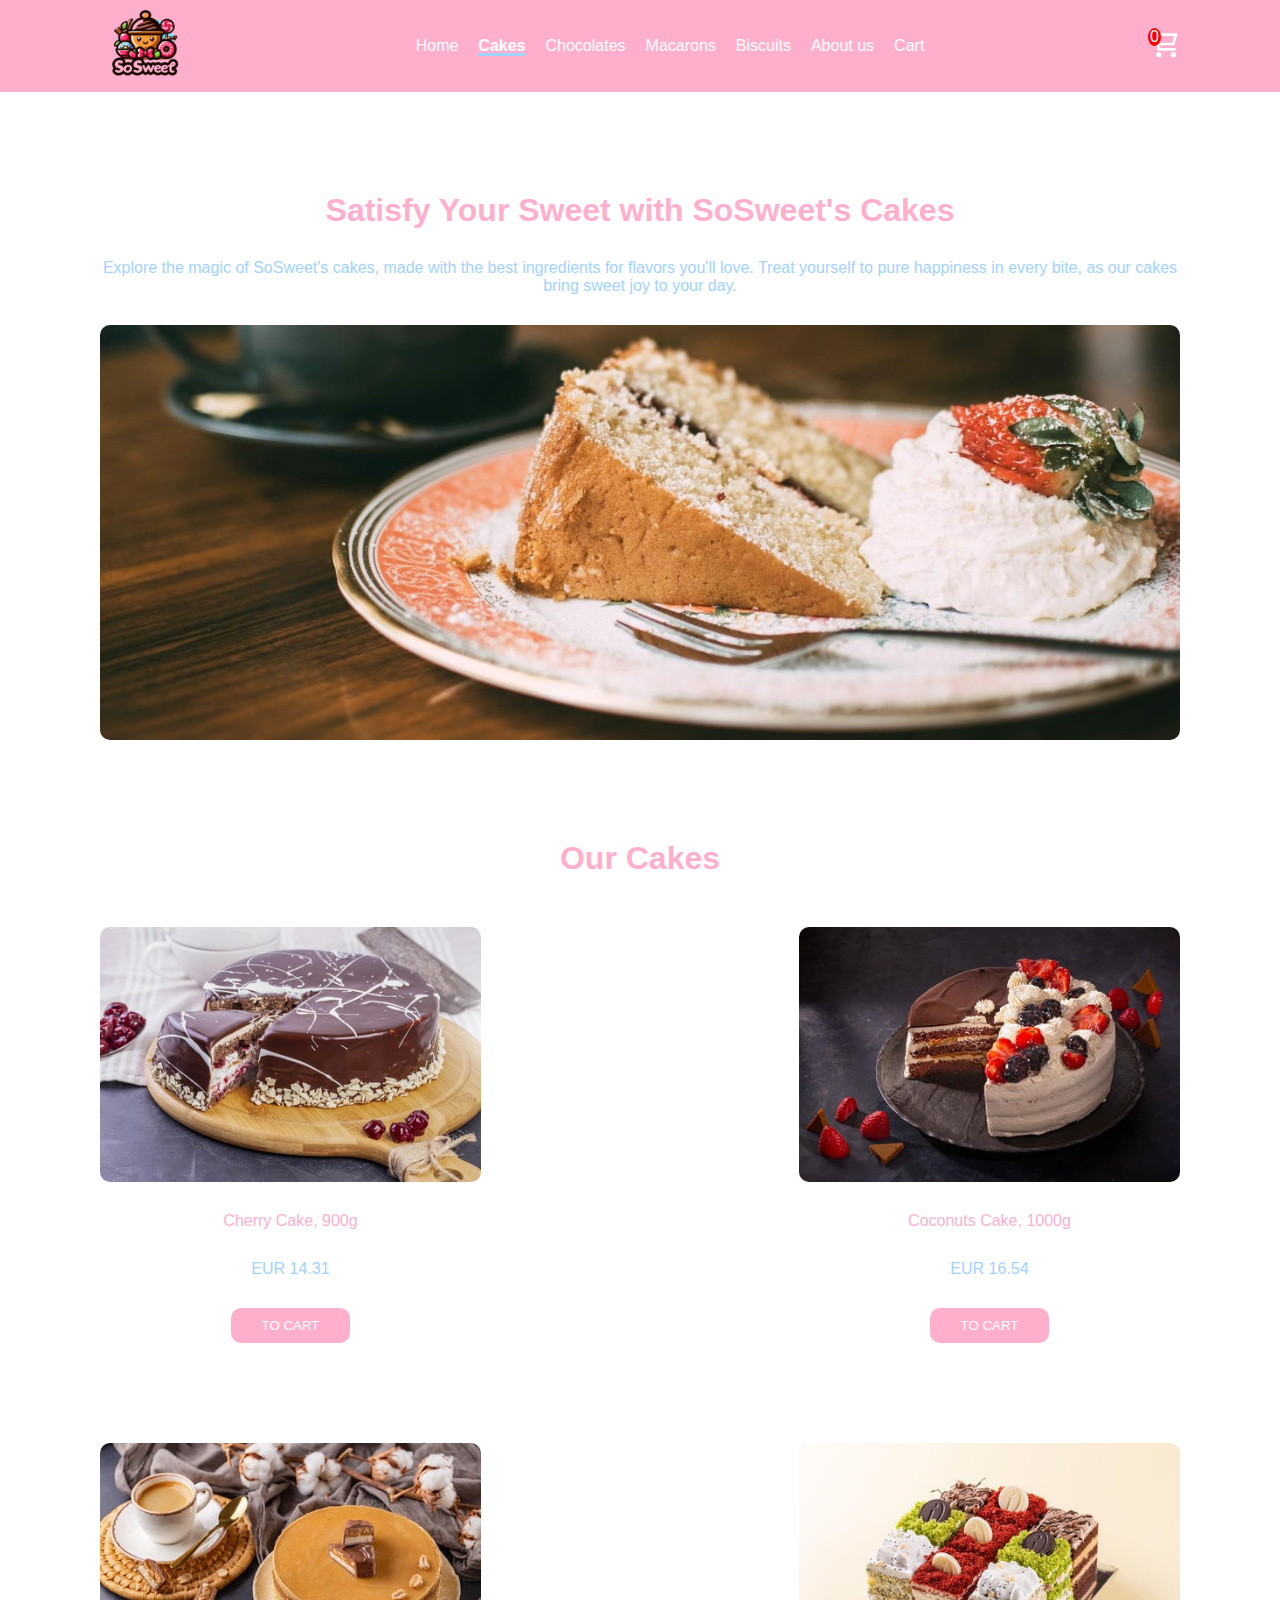
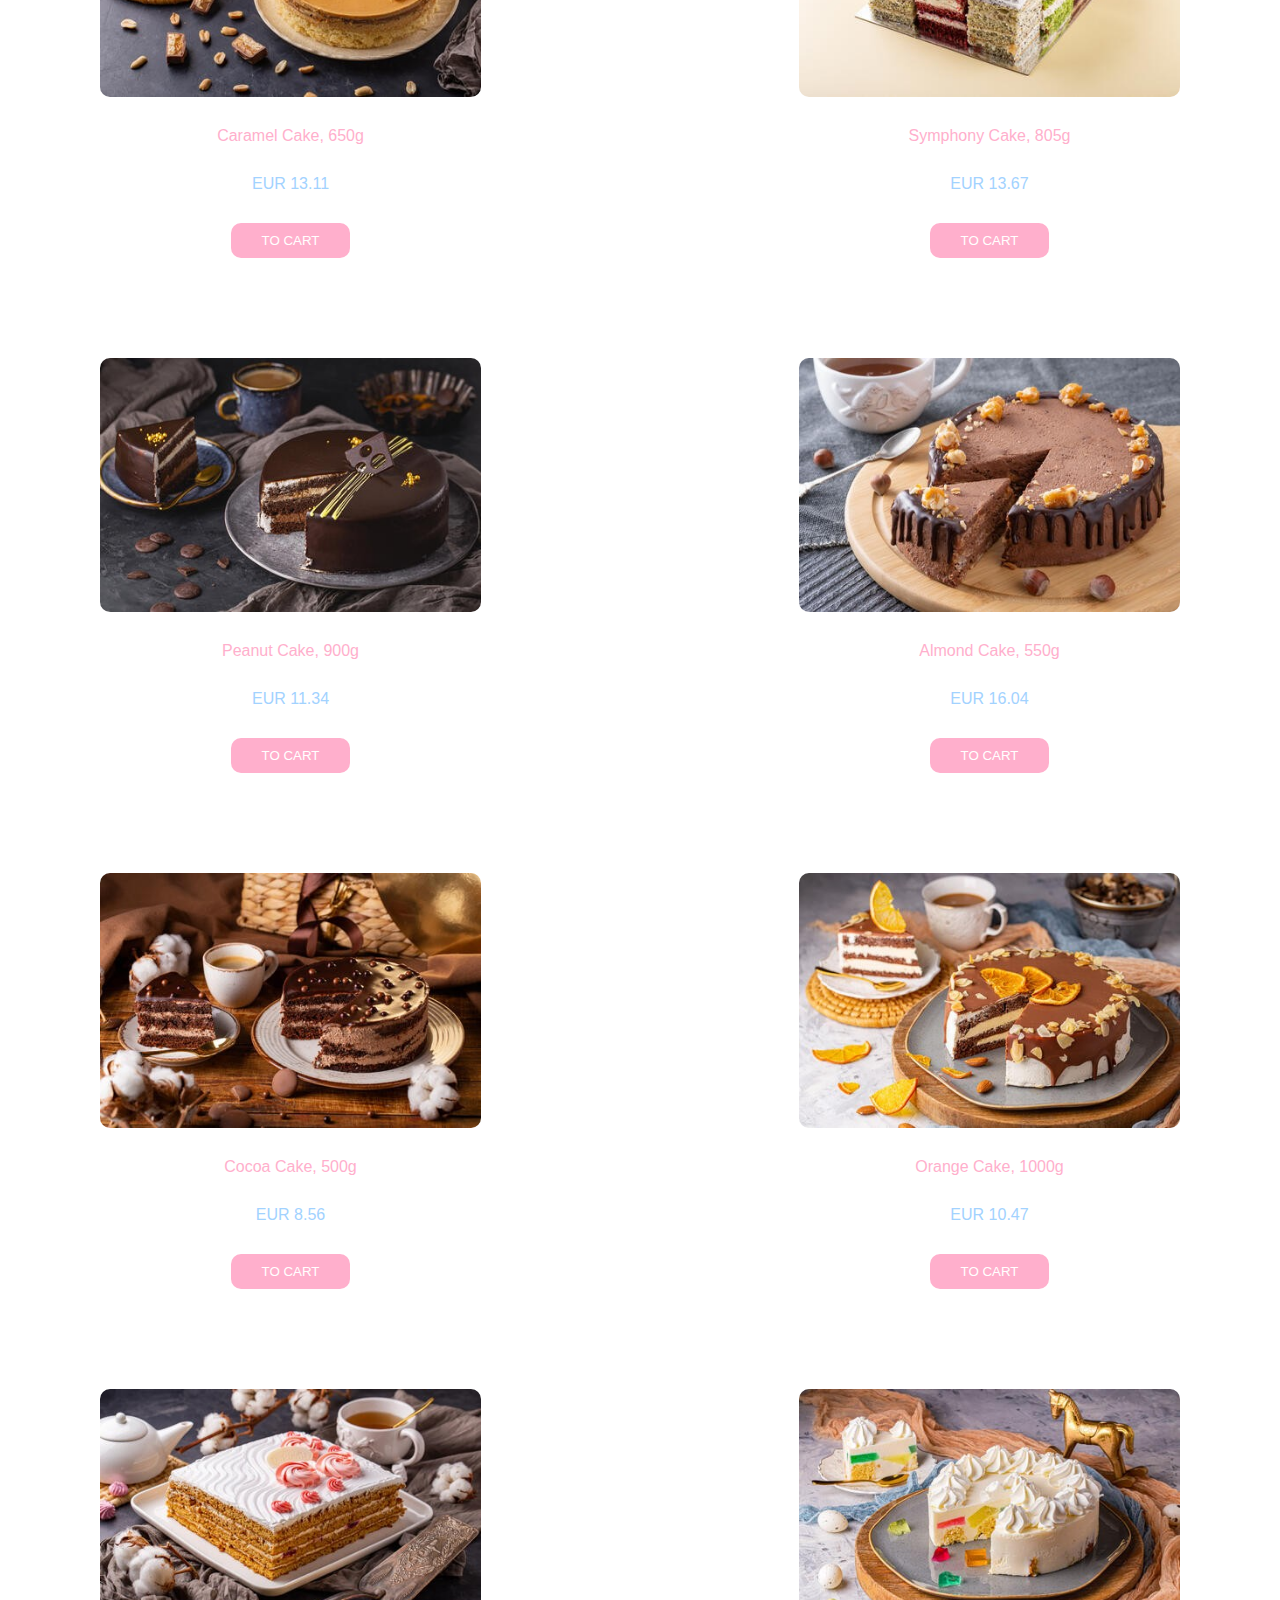
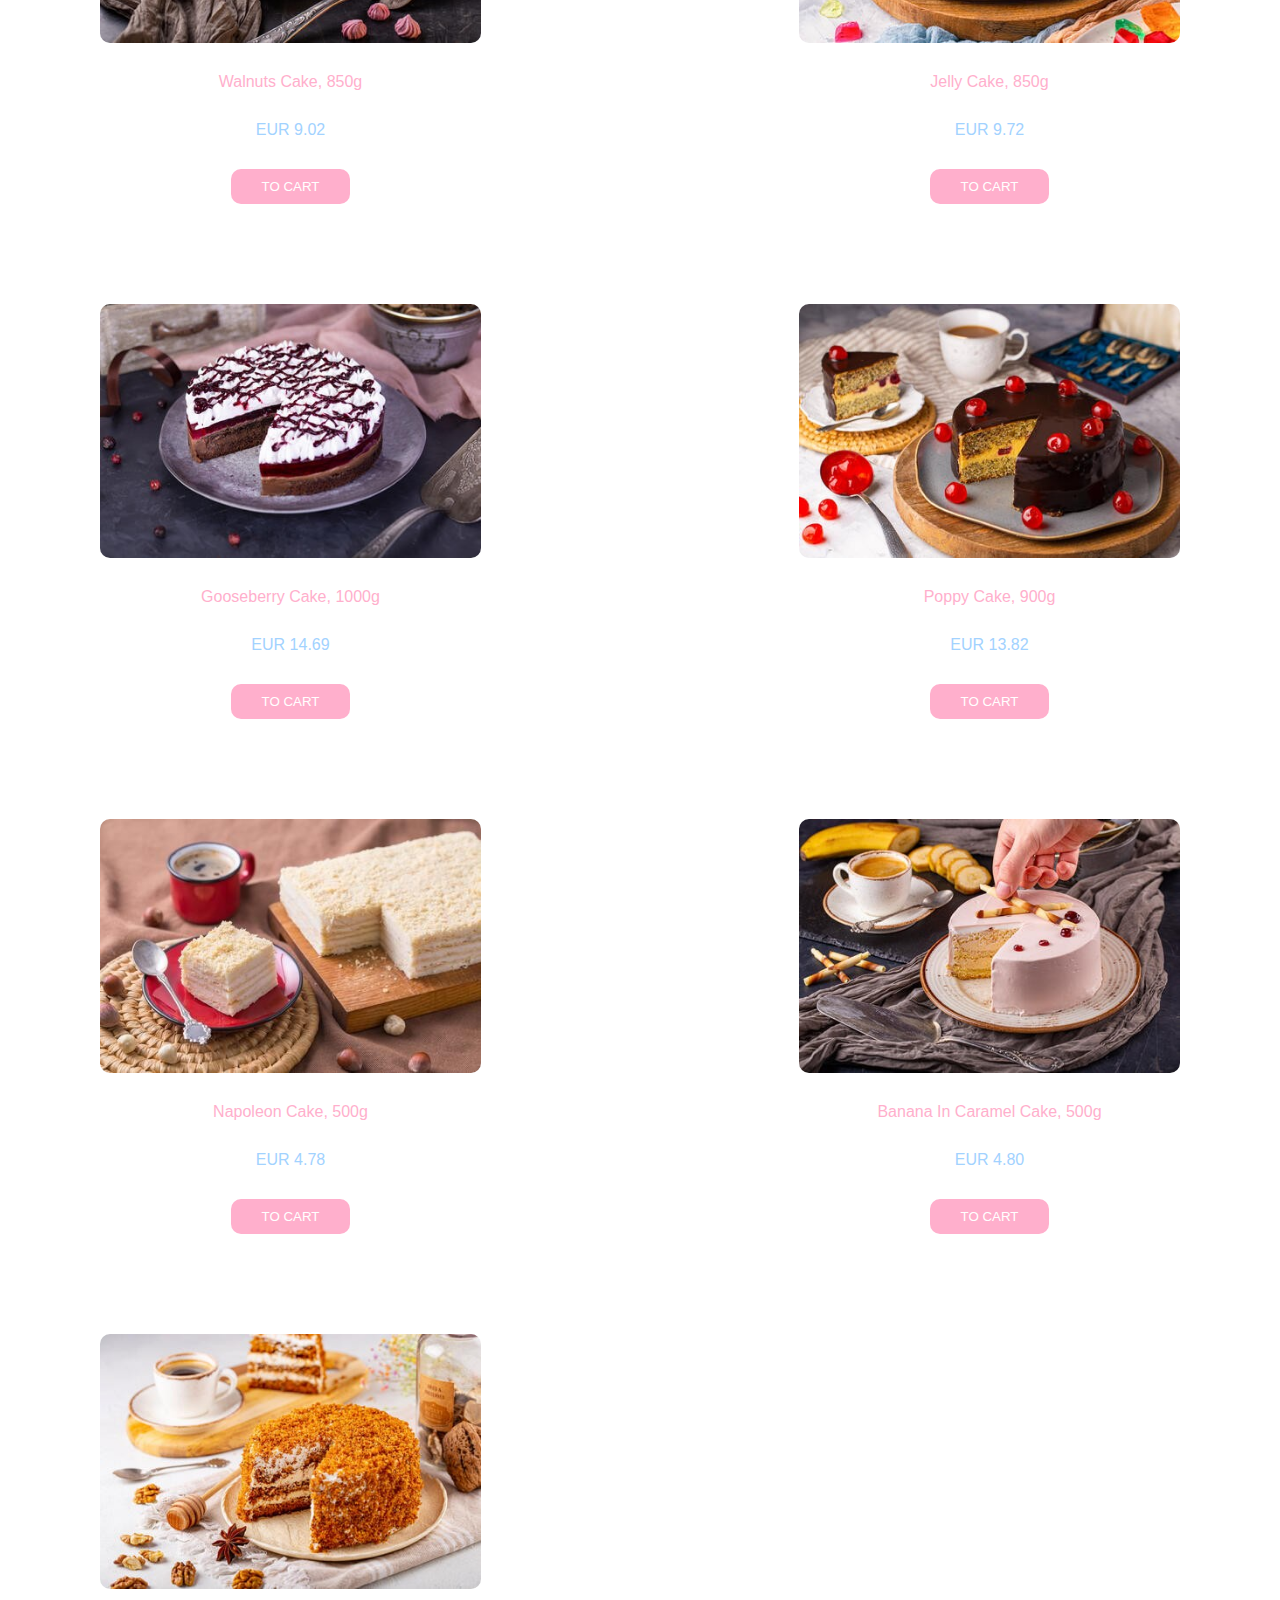
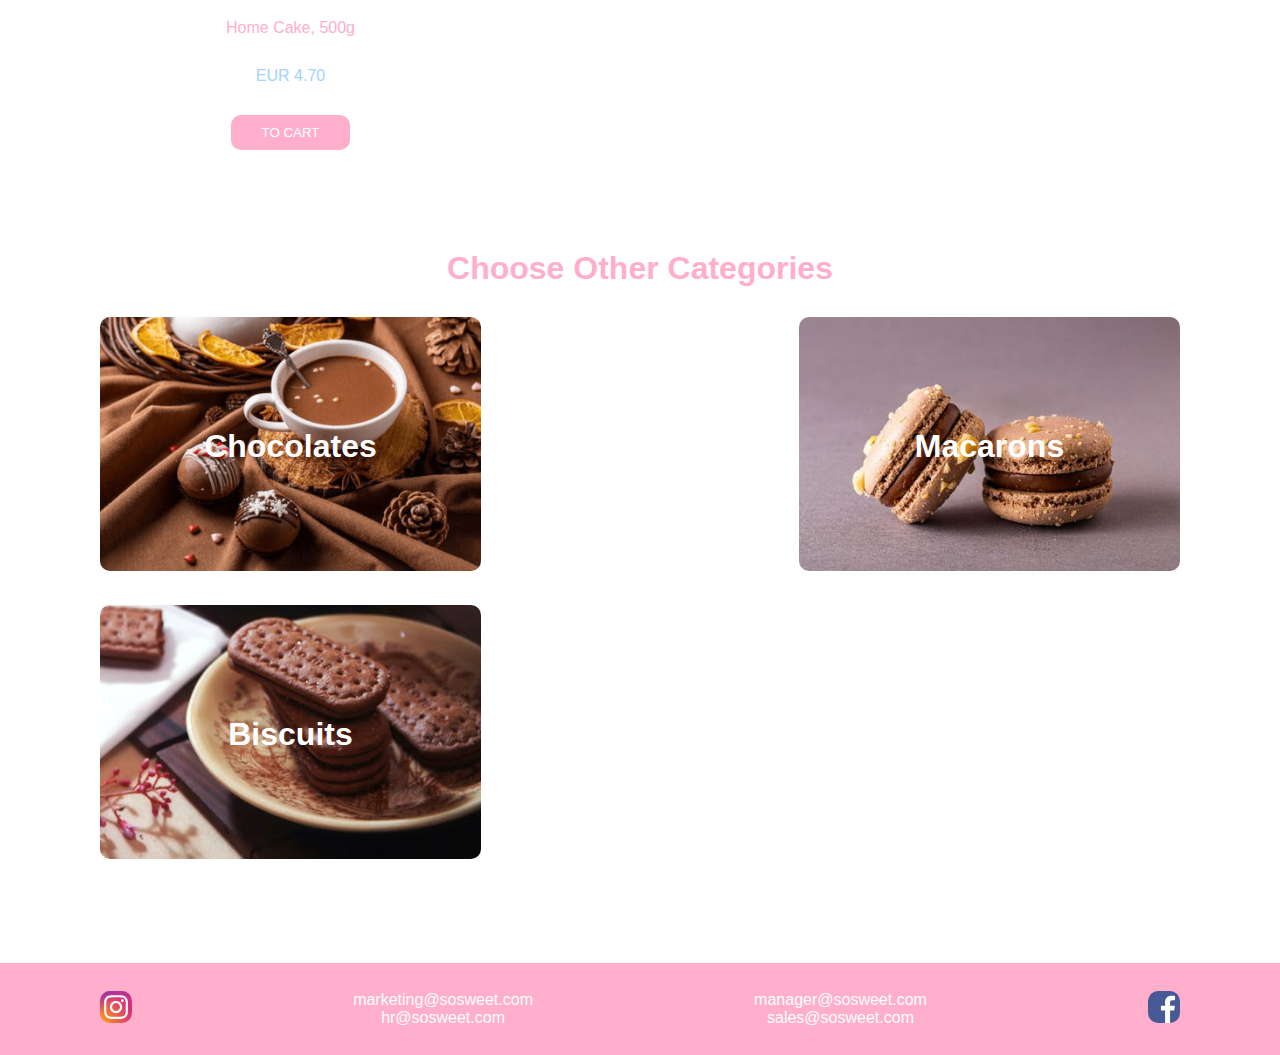
<file: Cakes/cakes.html>
<!DOCTYPE html>
<html lang="en">
  <head>
    <meta charset="UTF-8" />
    <meta name="viewport" content="width=device-width, initial-scale=1.0" />
    <link
      rel="shortcut icon"
      href="../Common Images/logo.png"
      type="image/x-icon"
    />
    <title>Cakes</title>
    <link rel="stylesheet" href="style.css" />
  </head>
  <body>
    <div class="mobile-menu">
      <img src="../Common Images/x.svg" alt="close icon" />
      <ul>
        <a href="../index.html">
          <li>Home</li>
        </a>
        <li>Cakes</li>
        <a href="../Chocolates/chocolates.html">
          <li>Chocolates</li>
        </a>
        <a href="../Macarons/macarons.html">
          <li>Macarons</li>
        </a>
        <a href="../Biscuits/biscuits.html">
          <li>Biscuits</li>
        </a>
        <a href="../About Us/about-us.html">
          <li>About us</li>
        </a>
        <a href="../Cart/cart.html">
          <li class="last">Cart</li>
        </a>
      </ul>
    </div>
    <header>
      <img src="../Common Images/burger-menu.svg" alt="menu" />
      <a href="../index.html">
        <img class="logo" src="../Common Images/logo.png" alt="logo" />
      </a>
      <ul>
        <a href="../index.html">
          <li>Home</li>
        </a>
        <li>Cakes</li>
        <a href="../Chocolates/chocolates.html">
          <li>Chocolates</li>
        </a>
        <a href="../Macarons/macarons.html">
          <li>Macarons</li>
        </a>
        <a href="../Biscuits/biscuits.html">
          <li>Biscuits</li>
        </a>
        <a href="../About Us/about-us.html">
          <li>About us</li>
        </a>
        <a href="../Cart/cart.html">
          <li>Cart</li>
        </a>
      </ul>
      <a href="../Cart/cart.html">
        <div class="cart">
          <div class="items">0</div>
          <img src="../Common Images/cart.svg" alt="cart" />
        </div>
      </a>
    </header>

    <section class="introduction">
      <span class="title">Satisfy Your Sweet with SoSweet's Cakes</span>
      <p>
        Explore the magic of SoSweet's cakes, made with the best ingredients for
        flavors you'll love. Treat yourself to pure happiness in every bite, as
        our cakes bring sweet joy to your day.
      </p>
      <img src="Images/introduction.jpg" alt="cake" />
    </section>

    <section class="cakes">
      <h1 class="title">Our Cakes</h1>
      <div class="cakes-container">
        <div class="cake">
          <img src="Images/img1.png" alt="cake" />
          <p>Cherry Cake, 900g</p>
          <p>EUR 14.31</p>
          <button type="button">TO CART</button>
        </div>

        <div class="cake">
          <img src="Images/img2.png" alt="cake" />
          <p>Coconuts Cake, 1000g</p>
          <p>EUR 16.54</p>
          <button type="button">TO CART</button>
        </div>

        <div class="cake">
          <img src="Images/img3.png" alt="cake" />
          <p>Caramel Cake, 650g</p>
          <p>EUR 13.11</p>
          <button type="button">TO CART</button>
        </div>

        <div class="cake">
          <img src="Images/img4.png" alt="cake" />
          <p>Symphony Cake, 805g</p>
          <p>EUR 13.67</p>
          <button type="button">TO CART</button>
        </div>

        <div class="cake">
          <img src="Images/img5.png" alt="cake" />
          <p>Peanut Cake, 900g</p>
          <p>EUR 11.34</p>
          <button type="button">TO CART</button>
        </div>

        <div class="cake">
          <img src="Images/img6.png" alt="cake" />
          <p>Almond Cake, 550g</p>
          <p>EUR 16.04</p>
          <button type="button">TO CART</button>
        </div>

        <div class="cake">
          <img src="Images/img7.png" alt="cake" />
          <p>Cocoa Cake, 500g</p>
          <p>EUR 8.56</p>
          <button type="button">TO CART</button>
        </div>

        <div class="cake">
          <img src="Images/img8.png" alt="cake" />
          <p>Orange Cake, 1000g</p>
          <p>EUR 10.47</p>
          <button type="button">TO CART</button>
        </div>

        <div class="cake">
          <img src="Images/img9.png" alt="cake" />
          <p>Walnuts Cake, 850g</p>
          <p>EUR 9.02</p>
          <button type="button">TO CART</button>
        </div>

        <div class="cake">
          <img src="Images/img10.png" alt="cake" />
          <p>Jelly Cake, 850g</p>
          <p>EUR 9.72</p>
          <button type="button">TO CART</button>
        </div>

        <div class="cake">
          <img src="Images/img11.png" alt="cake" />
          <p>Gooseberry Cake, 1000g</p>
          <p>EUR 14.69</p>
          <button type="button">TO CART</button>
        </div>

        <div class="cake">
          <img src="Images/img12.png" alt="cake" />
          <p>Poppy Cake, 900g</p>
          <p>EUR 13.82</p>
          <button type="button">TO CART</button>
        </div>

        <div class="cake">
          <img src="Images/img13.png" alt="cake" />
          <p>Napoleon Cake, 500g</p>
          <p>EUR 4.78</p>
          <button type="button">TO CART</button>
        </div>

        <div class="cake">
          <img src="Images/img14.png" alt="cake" />
          <p>Banana In Caramel Cake, 500g</p>
          <p>EUR 4.80</p>
          <button type="button">TO CART</button>
        </div>

        <div class="cake">
          <img src="Images/img15.png" alt="cake" />
          <p>Home Cake, 500g</p>
          <p>EUR 4.70</p>
          <button type="button">TO CART</button>
        </div>
      </div>
    </section>

    <section class="other-categories">
      <span class="title">Choose Other Categories</span>
      <div class="categories">
        <a href="../Chocolates/chocolates.html">
          <div class="category">
            <img src="../Common Images/chocolates.png" alt="chocolates" />
            <span class="title">Chocolates</span>
          </div>
        </a>
        <a href="../Macarons/macarons.html">
          <div class="category">
            <img src="../Common Images/macarons.png" alt="macarons" />
            <span class="title">Macarons</span>
          </div>
        </a>
        <a href="../Biscuits/biscuits.html">
          <div class="category">
            <img src="../Biscuits/Images/img15.png" alt="biscuits" />
            <span class="title">Biscuits</span>
          </div>
        </a>
      </div>
    </section>

    <footer>
      <a href="https://www.instagram.com/" target="_blank">
        <img src="../Common Images/instagram.svg" alt="instagram" />
      </a>
      <div class="contacts">
        <p>marketing@sosweet.com</p>
        <p>hr@sosweet.com</p>
      </div>
      <div class="contacts">
        <p>manager@sosweet.com</p>
        <p>sales@sosweet.com</p>
      </div>

      <a href="https://www.facebook.com/" target="_blank">
        <img src="../Common Images/facebook.svg" alt="facebook" />
      </a>
    </footer>
    <script src="script.js"></script>
  </body>
</html>
</file>
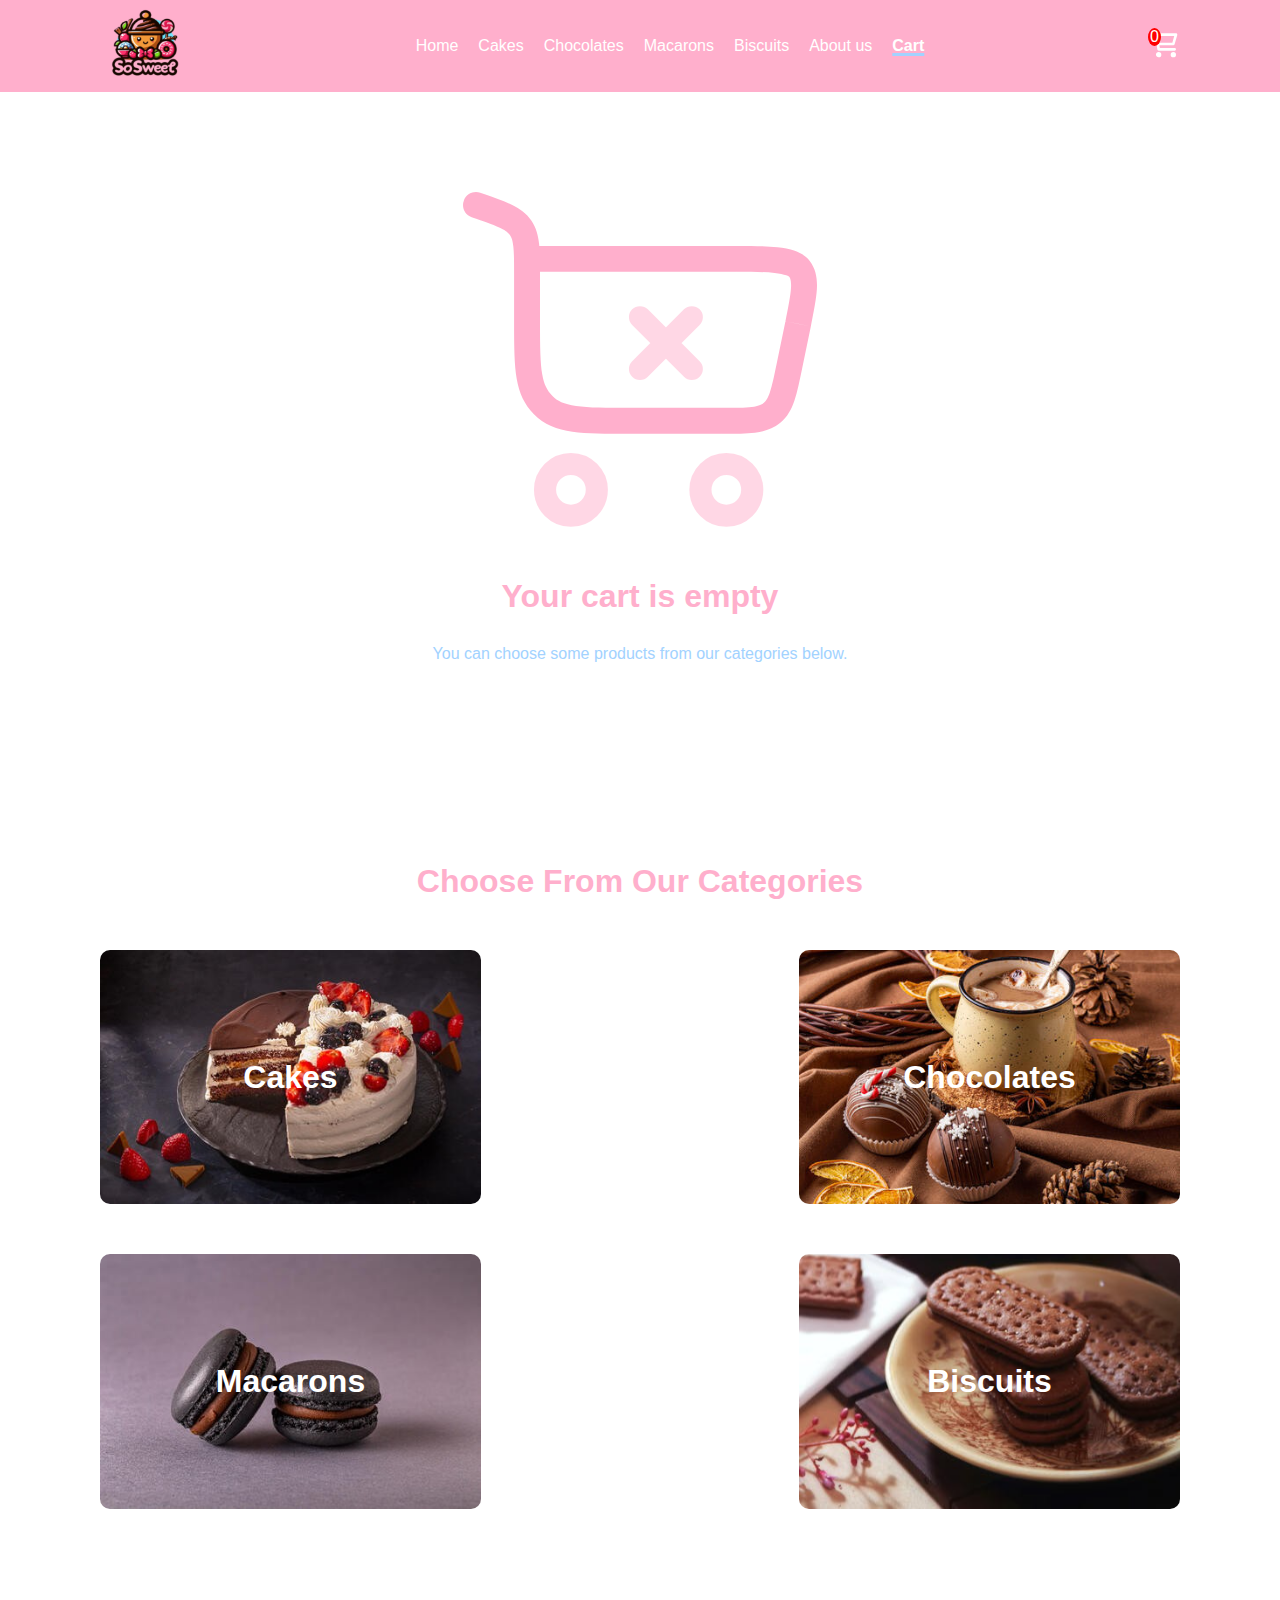
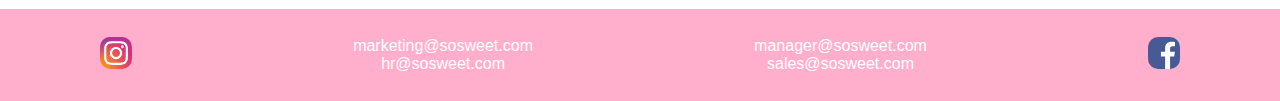
<file: Cart/cart.html>
<!DOCTYPE html>
<html lang="en">
  <head>
    <meta charset="UTF-8" />
    <meta name="viewport" content="width=device-width, initial-scale=1.0" />
    <link rel="shortcut icon" href="../Common Images/logo.png" type="image/x-icon">
    <title>Cart</title>
    <link rel="stylesheet" href="style.css" />
  </head>
  <body>
    <div class="mobile-menu">
      <img src="../Common Images/x.svg" alt="close icon" />
      <ul>
        <a href="../index.html">
          <li>Home</li>
        </a>
        <a href="../Cakes/cakes.html">
          <li>Cakes</li>
        </a>
        <a href="../Chocolates/chocolates.html">
          <li>Chocolates</li>
        </a>
        <a href="../Macarons/macarons.html">
          <li>Macarons</li>
        </a>
        <a href="../Biscuits/biscuits.html">
          <li>Biscuits</li>
        </a>
        <a href="../About Us/about-us.html">
          <li>About us</li>
        </a>
        <li class="last">Cart</li>
      </ul>
    </div>
    <header>
      <img src="../Common Images/burger-menu.svg" alt="menu" />
      <a href="../index.html">
        <img class="logo" src="../Common Images/logo.png" alt="logo" />
      </a>
      <ul>
        <a href="../index.html">
          <li>Home</li>
        </a>
        <a href="../Cakes/cakes.html">
          <li>Cakes</li>
        </a>
        <a href="../Chocolates/chocolates.html">
          <li>Chocolates</li>
        </a>
        <a href="../Macarons/macarons.html">
          <li>Macarons</li>
        </a>
        <a href="../Biscuits/biscuits.html">
          <li>Biscuits</li>
        </a>
        <a href="../About Us/about-us.html">
          <li>About us</li>
        </a>
        <li>Cart</li>
      </ul>
      <div class="cart">
        <div class="items">0</div>
        <img src="../Common Images/cart.svg" alt="cart" />
      </div>
    </header>

    <section class="empty-cart">
      <img src="Images/empty-cart.svg" alt="empty cart" />
      <div class="description">
        <span class="title">Your cart is empty</span>
        <p>You can choose some products from our categories below.</p>
      </div>
    </section>

    <section class="introduction">
      <span class="title">Shopping Cart</span>
      <p>You have <span id="productsNumber"></span> products in your cart</p>
    </section>

    <section class="products"></section>

    <section class="total">
      <span class="title">Cart Total</span>
      <div class="cart-categories">
        <div class="category">
          <p>Products:</p>
          <p id="total-products">0</p>
        </div>

        <div class="category">
          <p>Quantity:</p>
          <p id="total-quantity">0</p>
        </div>

        <div class="category">
          <p>Cart Total:</p>
          <p id="total-price">0.00</p>
        </div>
      </div>
      <button type="button">Apply</button>
    </section>

    <section class="other-categories">
      <span class="title">Choose From Our Categories</span>
      <div class="categories">
        <a href="../Cakes/cakes.html">
          <div class="category">
            <img src="../Cakes/Images/img2.png" alt="cake" />
            <span class="title">Cakes</span>
          </div>
        </a>

        <a href="../Chocolates/chocolates.html">
          <div class="category">
            <img src="../Chocolates/Images/img13.png" alt="chocolate" />
            <span class="title">Chocolates</span>
          </div>
        </a>

        <a href="../Macarons/macarons.html">
          <div class="category">
            <img src="../Macarons/Images/img6.png" alt="macaron" />
            <span class="title">Macarons</span>
          </div>
        </a>

        <a href="../Biscuits/biscuits.html">
          <div class="category">
            <img src="../Biscuits/Images/img15.png" alt="biscuits" />
            <span class="title">Biscuits</span>
          </div>
        </a>
      </div>
    </section>

    <footer>
      <a href="https://www.instagram.com/" target="_blank">
        <img src="../Common Images/instagram.svg" alt="instagram" />
      </a>
      <div class="contacts">
        <p>marketing@sosweet.com</p>
        <p>hr@sosweet.com</p>
      </div>
      <div class="contacts">
        <p>manager@sosweet.com</p>
        <p>sales@sosweet.com</p>
      </div>

      <a href="https://www.facebook.com/" target="_blank">
        <img src="../Common Images/facebook.svg" alt="facebook" />
      </a>
    </footer>
    <script src="script.js"></script>
  </body>
</html>
</file>
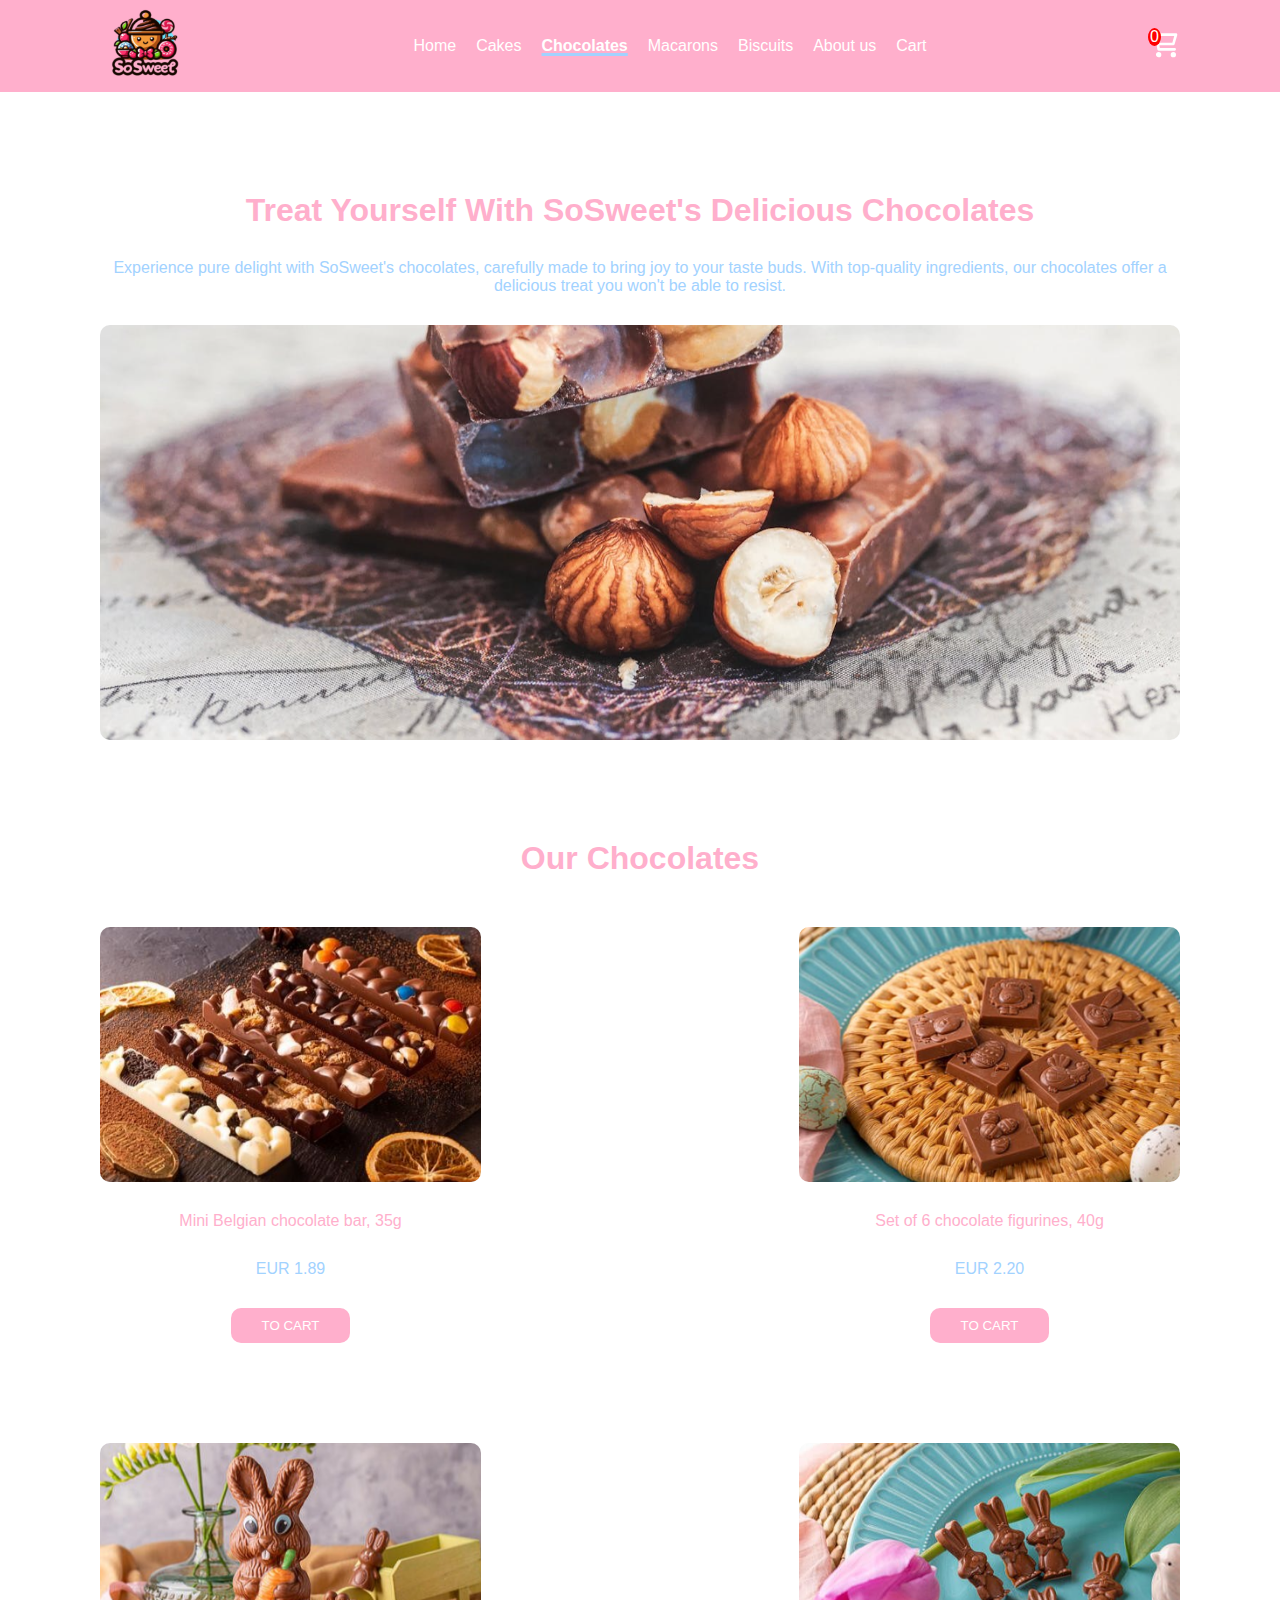
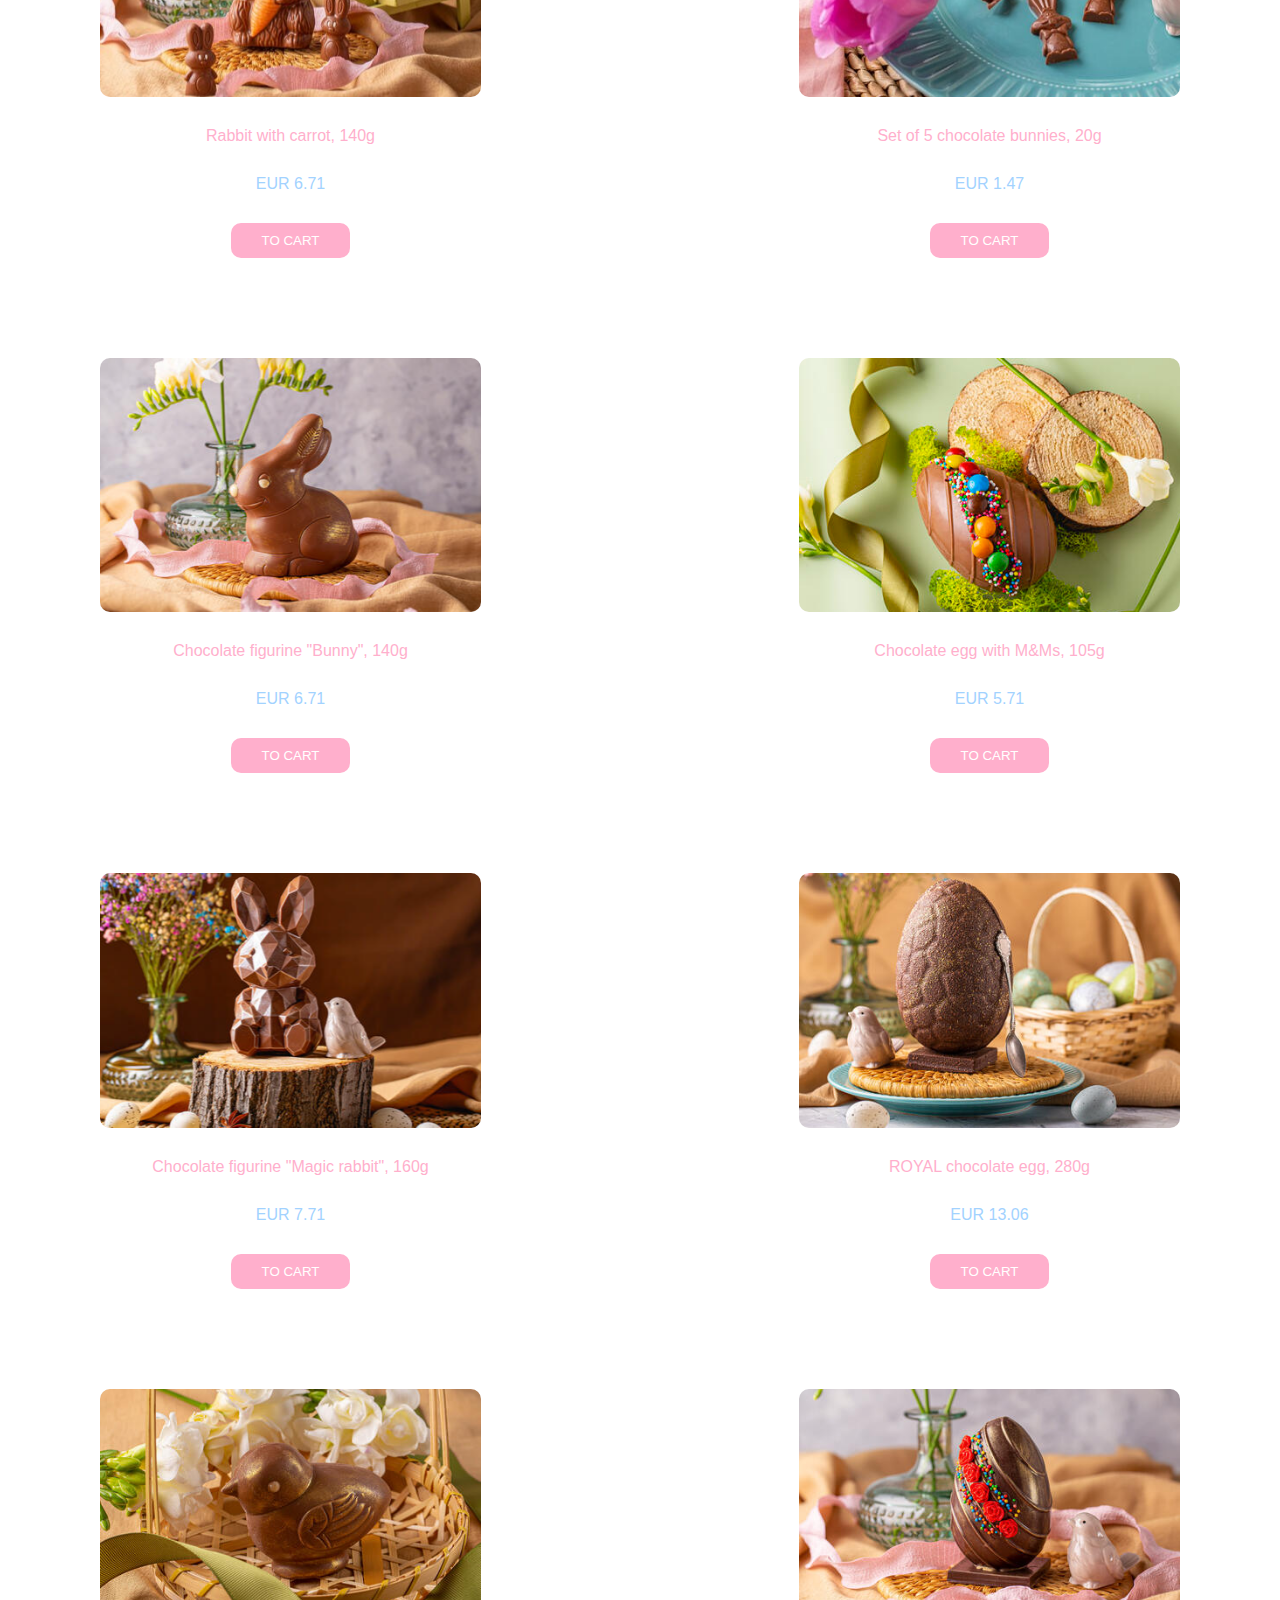
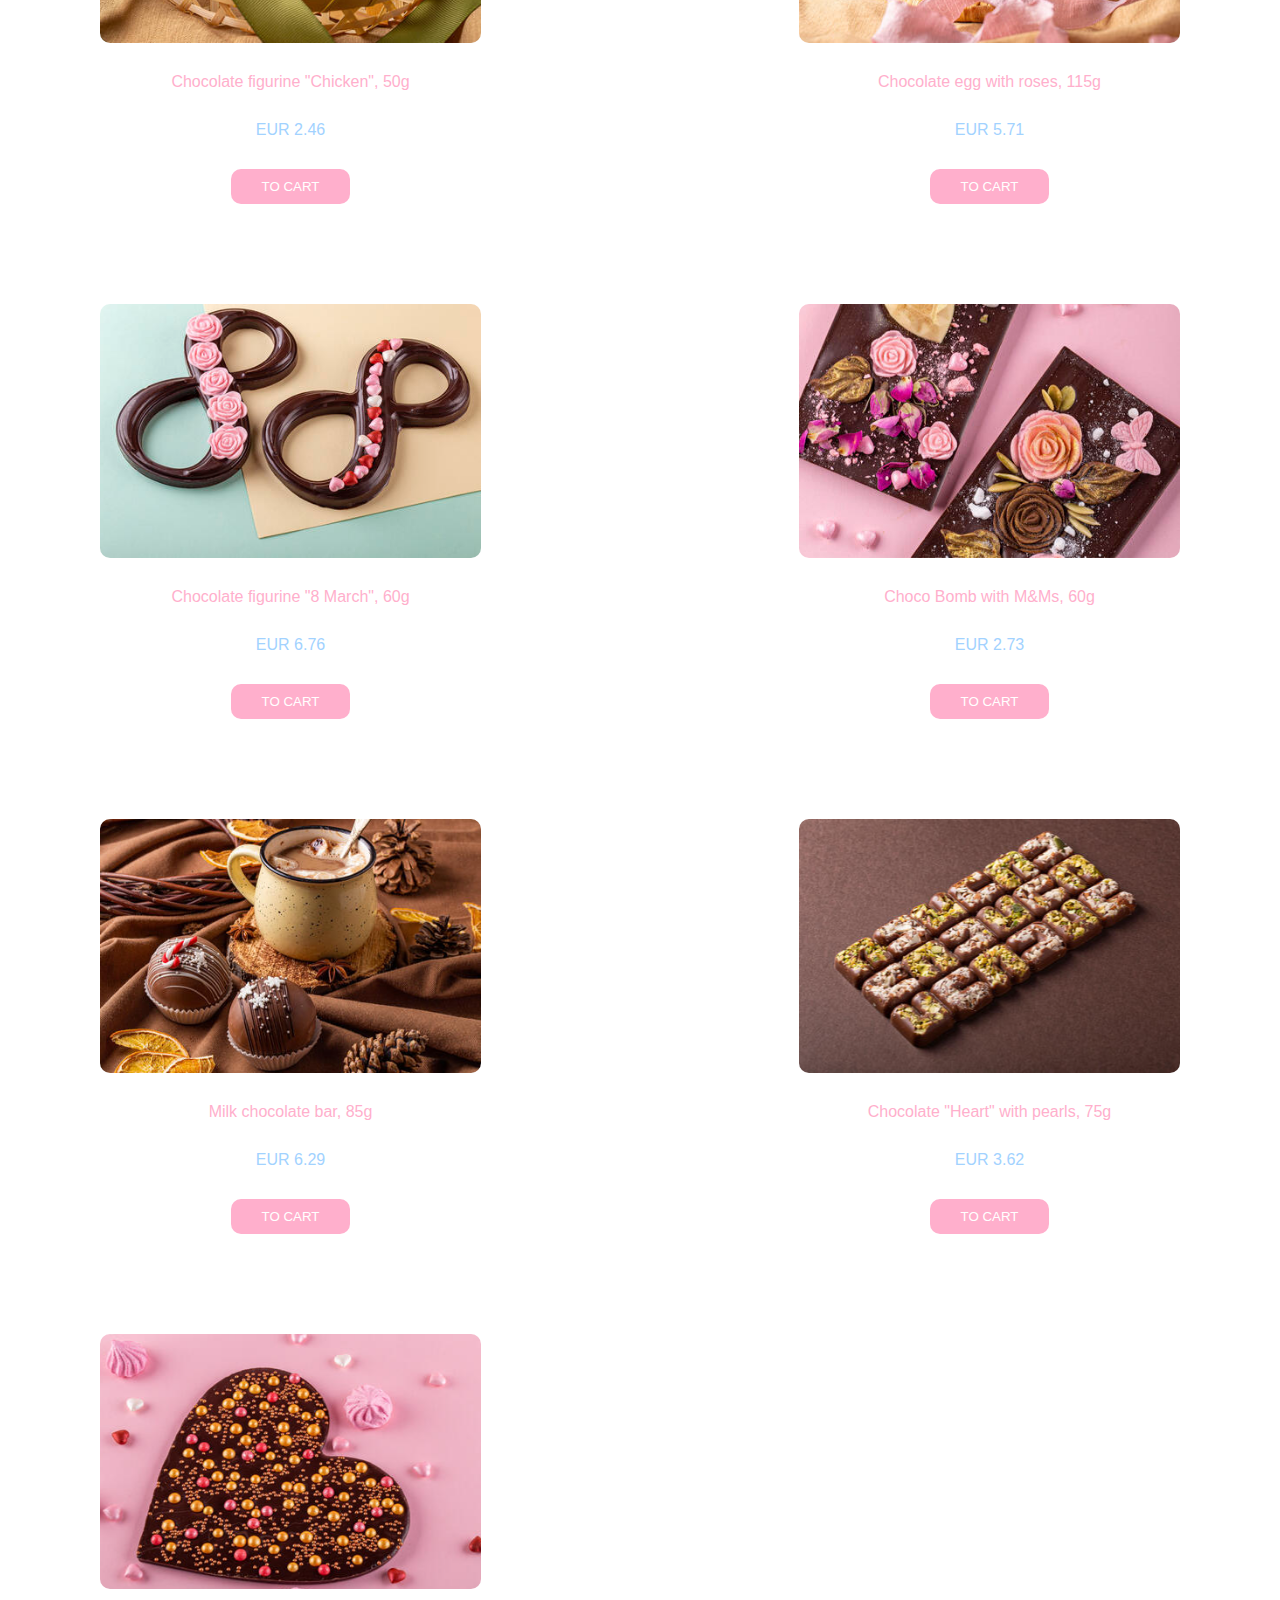
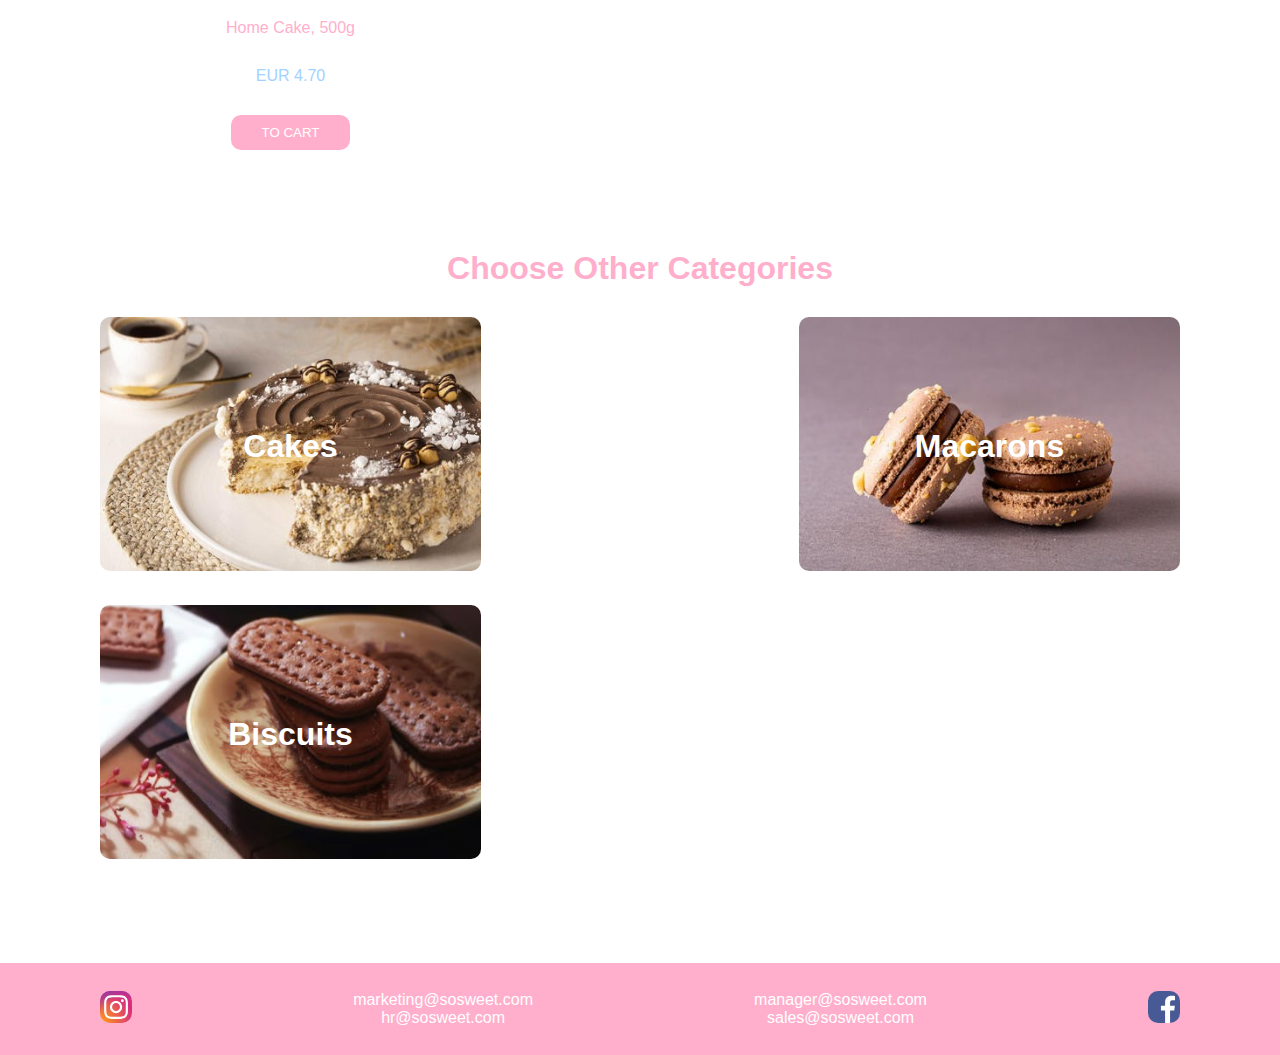
<file: Chocolates/chocolates.html>
<!DOCTYPE html>
<html lang="en">
  <head>
    <meta charset="UTF-8" />
    <meta name="viewport" content="width=device-width, initial-scale=1.0" />
    <link
      rel="shortcut icon"
      href="../Common Images/logo.png"
      type="image/x-icon"
    />
    <title>Chocolates</title>
    <link rel="stylesheet" href="style.css" />
  </head>
  <body>
    <div class="mobile-menu">
      <img src="../Common Images/x.svg" alt="close icon" />
      <ul>
        <a href="../index.html">
          <li>Home</li>
        </a>
        <a href="../Cakes/cakes.html">
          <li>Cakes</li>
        </a>
        <li>Chocolates</li>
        <a href="../Macarons/macarons.html">
          <li>Macarons</li>
        </a>
        <a href="../Biscuits/biscuits.html">
          <li>Biscuits</li>
        </a>
        <a href="../About Us/about-us.html">
          <li>About us</li>
        </a>
        <a href="../Cart/cart.html">
          <li class="last">Cart</li>
        </a>
      </ul>
    </div>
    <header>
      <img src="../Common Images/burger-menu.svg" alt="menu" />
      <a href="../index.html">
        <img class="logo" src="../Common Images/logo.png" alt="logo" />
      </a>
      <ul>
        <a href="../index.html">
          <li>Home</li>
        </a>
        <a href="../Cakes/cakes.html">
          <li>Cakes</li>
        </a>
        <li>Chocolates</li>
        <a href="../Macarons/macarons.html">
          <li>Macarons</li>
        </a>
        <a href="../Biscuits/biscuits.html">
          <li>Biscuits</li>
        </a>
        <a href="../About Us/about-us.html">
          <li>About us</li>
        </a>
        <a href="../Cart/cart.html">
          <li>Cart</li>
        </a>
      </ul>
      <a href="../Cart/cart.html">
        <div class="cart">
          <div class="items">0</div>
          <img src="../Common Images/cart.svg" alt="cart" />
        </div>
      </a>
    </header>

    <section class="introduction">
      <span class="title"
        >Treat Yourself With SoSweet's Delicious Chocolates</span
      >
      <p>
        Experience pure delight with SoSweet's chocolates, carefully made to
        bring joy to your taste buds. With top-quality ingredients, our
        chocolates offer a delicious treat you won't be able to resist.
      </p>
      <img src="Images/introduction.jpg" alt="chocolate" />
    </section>

    <section class="chocolates">
      <h1 class="title">Our Chocolates</h1>
      <div class="chocolates-container">
        <div class="chocolate">
          <img src="Images/img1.png" alt="chocolate" />
          <p>Mini Belgian chocolate bar, 35g</p>
          <p>EUR 1.89</p>
          <button type="button">TO CART</button>
        </div>

        <div class="chocolate">
          <img src="Images/img2.png" alt="chocolate" />
          <p>Set of 6 chocolate figurines, 40g</p>
          <p>EUR 2.20</p>
          <button type="button">TO CART</button>
        </div>

        <div class="chocolate">
          <img src="Images/img3.png" alt="chocolate" />
          <p>Rabbit with carrot, 140g</p>
          <p>EUR 6.71</p>
          <button type="button">TO CART</button>
        </div>

        <div class="chocolate">
          <img src="Images/img4.png" alt="chocolate" />
          <p>Set of 5 chocolate bunnies, 20g</p>
          <p>EUR 1.47</p>
          <button type="button">TO CART</button>
        </div>

        <div class="chocolate">
          <img src="Images/img5.png" alt="chocolate" />
          <p>Chocolate figurine "Bunny", 140g</p>
          <p>EUR 6.71</p>
          <button type="button">TO CART</button>
        </div>

        <div class="chocolate">
          <img src="Images/img6.png" alt="chocolate" />
          <p>Chocolate egg with M&Ms, 105g</p>
          <p>EUR 5.71</p>
          <button type="button">TO CART</button>
        </div>

        <div class="chocolate">
          <img src="Images/img7.png" alt="chocolate" />
          <p>Chocolate figurine "Magic rabbit", 160g</p>
          <p>EUR 7.71</p>
          <button type="button">TO CART</button>
        </div>

        <div class="chocolate">
          <img src="Images/img8.png" alt="chocolate" />
          <p>ROYAL chocolate egg, 280g</p>
          <p>EUR 13.06</p>
          <button type="button">TO CART</button>
        </div>

        <div class="chocolate">
          <img src="Images/img9.png" alt="chocolate" />
          <p>Chocolate figurine "Chicken", 50g</p>
          <p>EUR 2.46</p>
          <button type="button">TO CART</button>
        </div>

        <div class="chocolate">
          <img src="Images/img10.png" alt="chocolate" />
          <p>Chocolate egg with roses, 115g</p>
          <p>EUR 5.71</p>
          <button type="button">TO CART</button>
        </div>

        <div class="chocolate">
          <img src="Images/img11.png" alt="chocolate" />
          <p>Chocolate figurine "8 March", 60g</p>
          <p>EUR 6.76</p>
          <button type="button">TO CART</button>
        </div>

        <div class="chocolate">
          <img src="Images/img12.png" alt="chocolate" />
          <p>Choco Bomb with M&Ms, 60g</p>
          <p>EUR 2.73</p>
          <button type="button">TO CART</button>
        </div>

        <div class="chocolate">
          <img src="Images/img13.png" alt="chocolate" />
          <p>Milk chocolate bar, 85g</p>
          <p>EUR 6.29</p>
          <button type="button">TO CART</button>
        </div>

        <div class="chocolate">
          <img src="Images/img14.png" alt="chocolate" />
          <p>Chocolate "Heart" with pearls, 75g</p>
          <p>EUR 3.62</p>
          <button type="button">TO CART</button>
        </div>

        <div class="chocolate">
          <img src="Images/img15.png" alt="chocolate" />
          <p>Home Cake, 500g</p>
          <p>EUR 4.70</p>
          <button type="button">TO CART</button>
        </div>
      </div>
    </section>

    <section class="other-categories">
      <span class="title">Choose Other Categories</span>
      <div class="categories">
        <a href="../Cakes/cakes.html">
          <div class="category">
            <img src="../Common Images/cakes.png" alt="cakes" />

            <span class="title">Cakes</span>
          </div>
        </a>
        <a href="../Macarons/macarons.html">
          <div class="category">
            <img src="../Common Images/macarons.png" alt="macarons" />
            <span class="title">Macarons</span>
          </div>
        </a>
        <a href="../Biscuits/biscuits.html">
          <div class="category">
            <img src="../Biscuits/Images/img15.png" alt="biscuits" />
            <span class="title">Biscuits</span>
          </div>
        </a>
      </div>
    </section>

    <footer>
      <a href="https://www.instagram.com/" target="_blank">
        <img src="../Common Images/instagram.svg" alt="instagram" />
      </a>
      <div class="contacts">
        <p>marketing@sosweet.com</p>
        <p>hr@sosweet.com</p>
      </div>
      <div class="contacts">
        <p>manager@sosweet.com</p>
        <p>sales@sosweet.com</p>
      </div>

      <a href="https://www.facebook.com/" target="_blank">
        <img src="../Common Images/facebook.svg" alt="facebook" />
      </a>
    </footer>
    <script src="script.js"></script>
  </body>
</html>
</file>
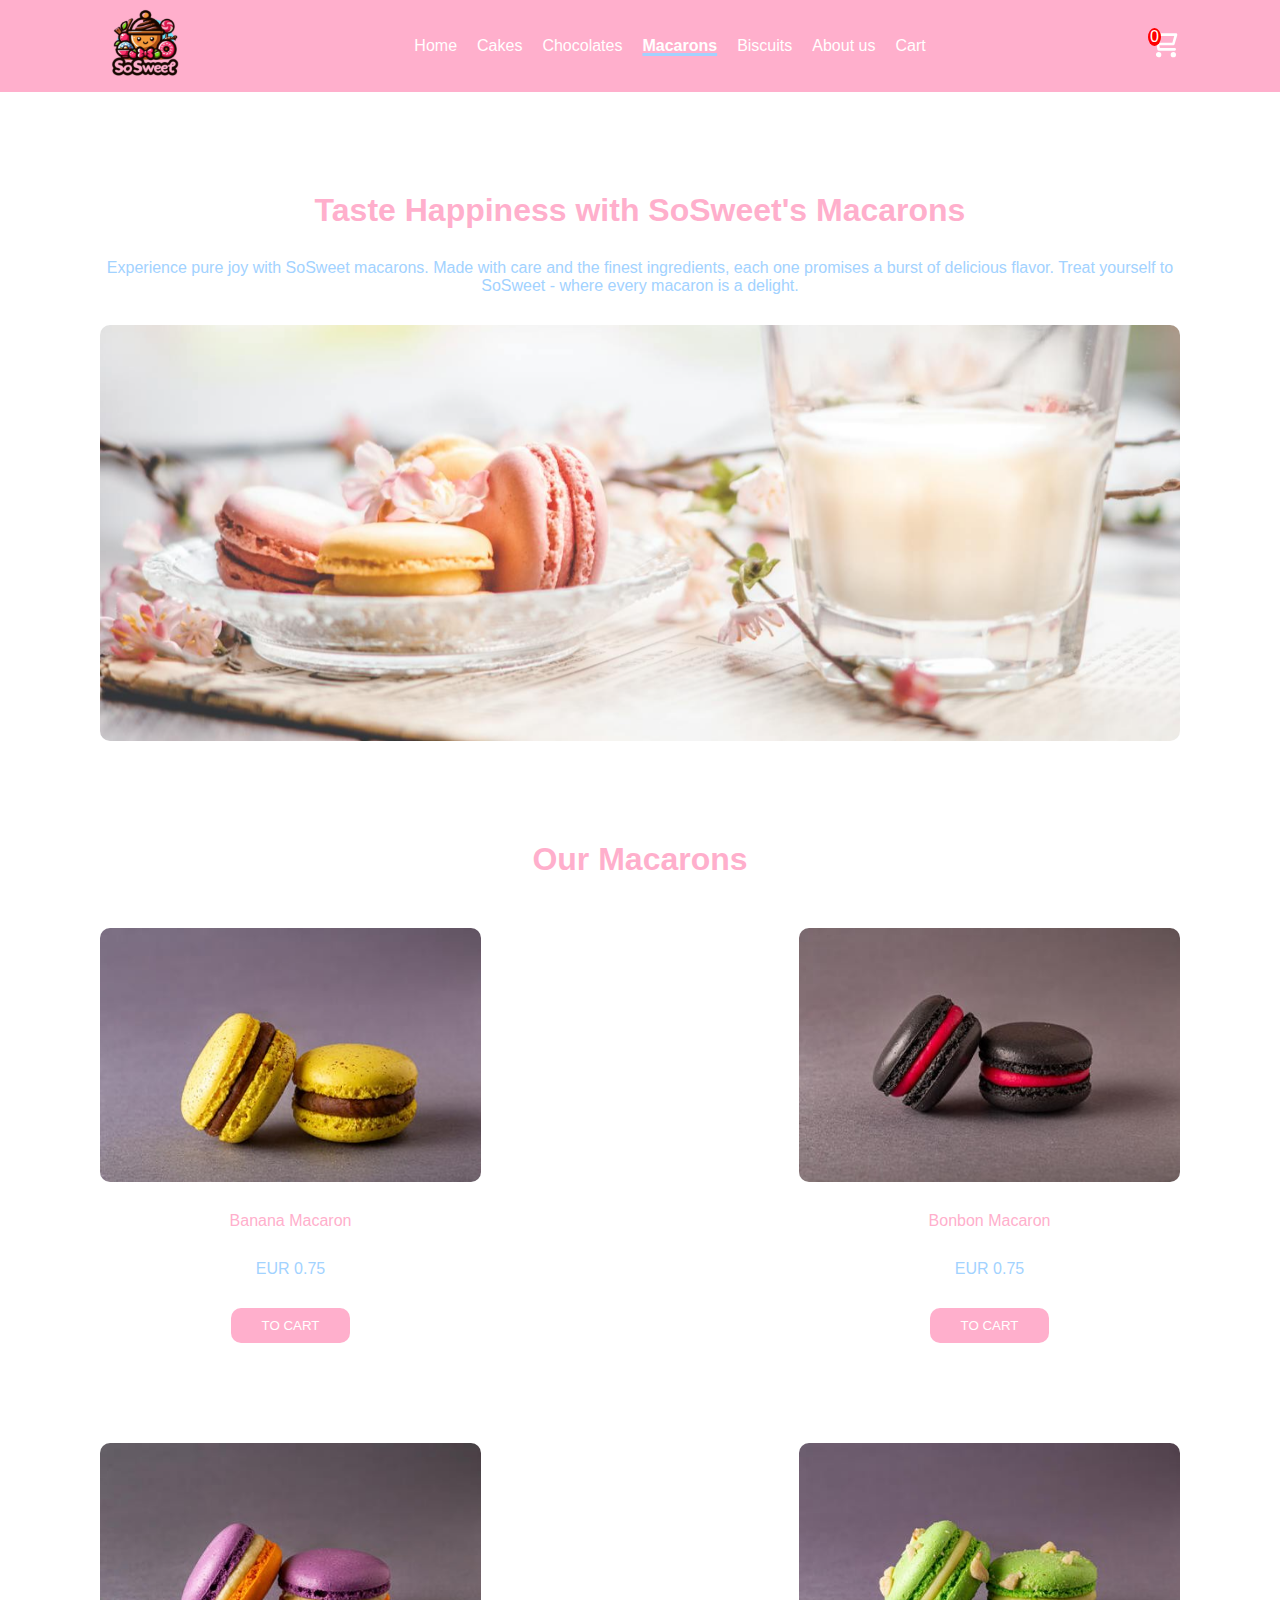
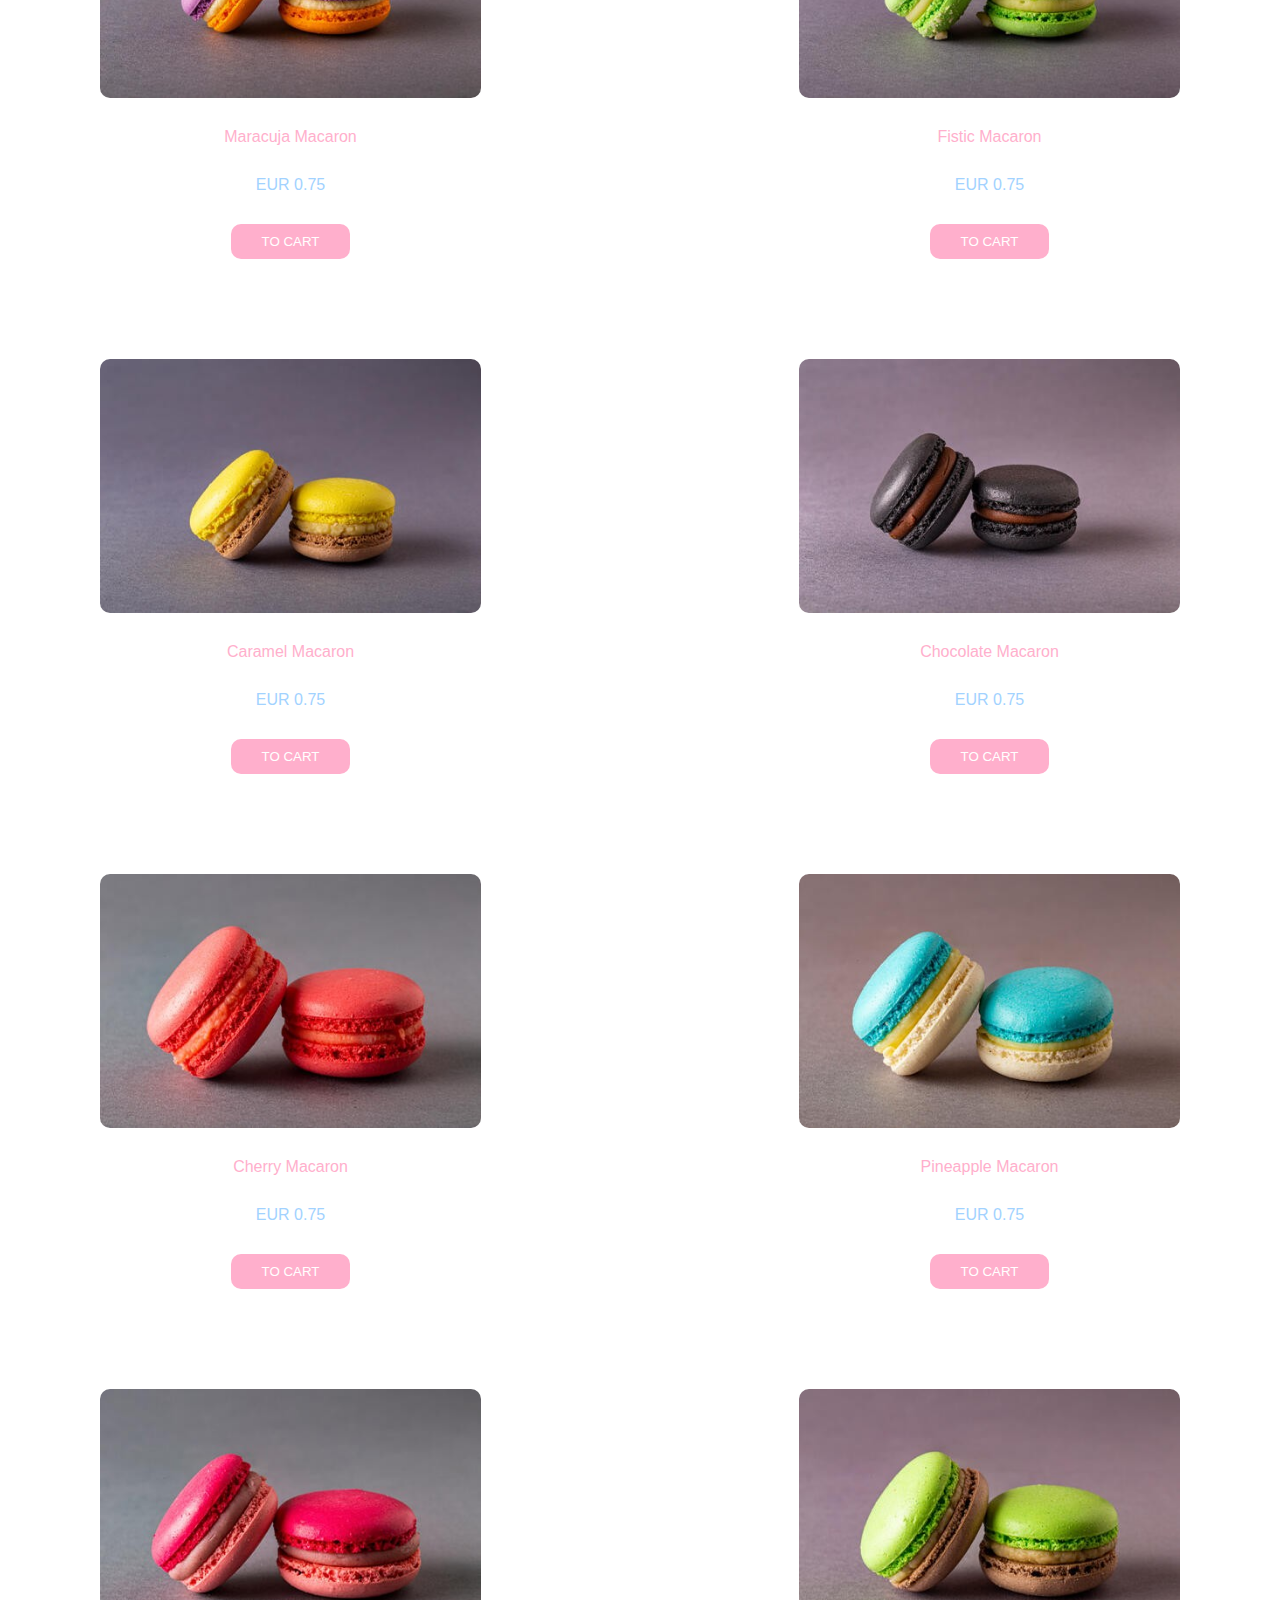
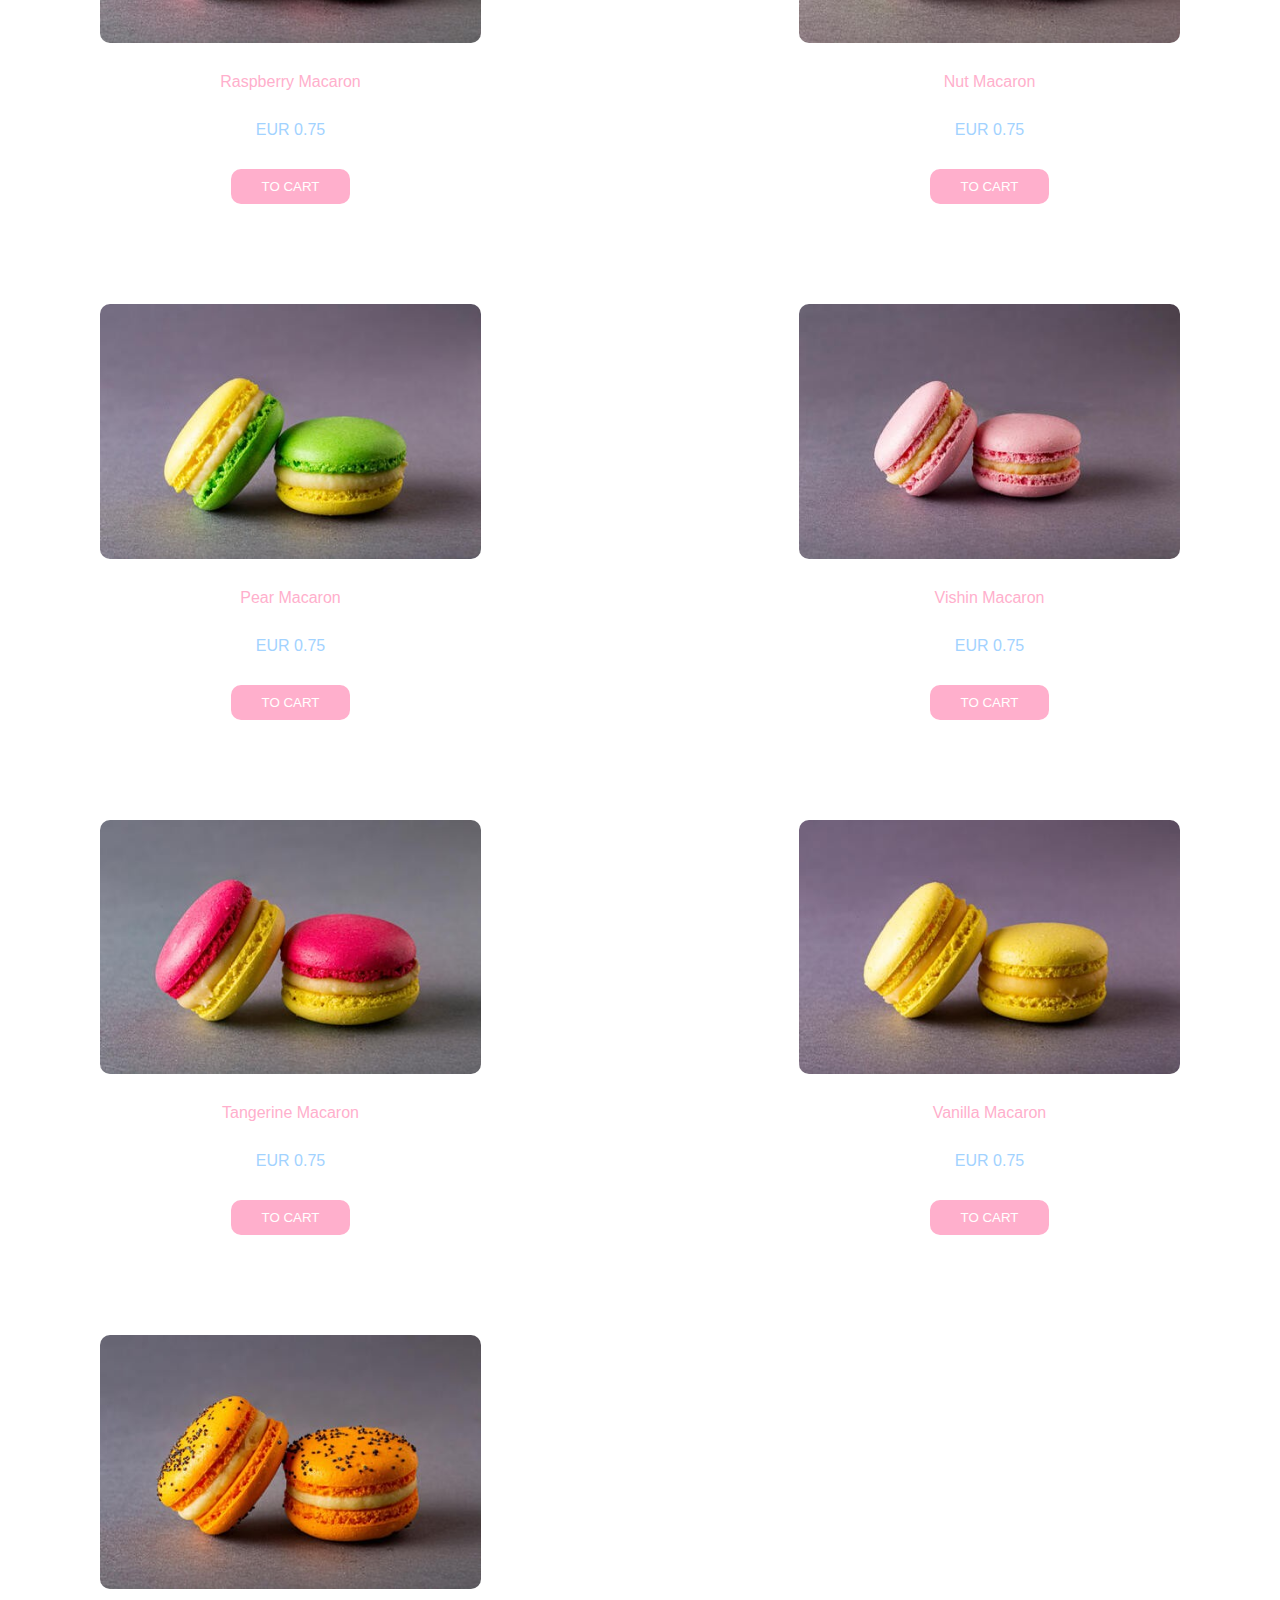
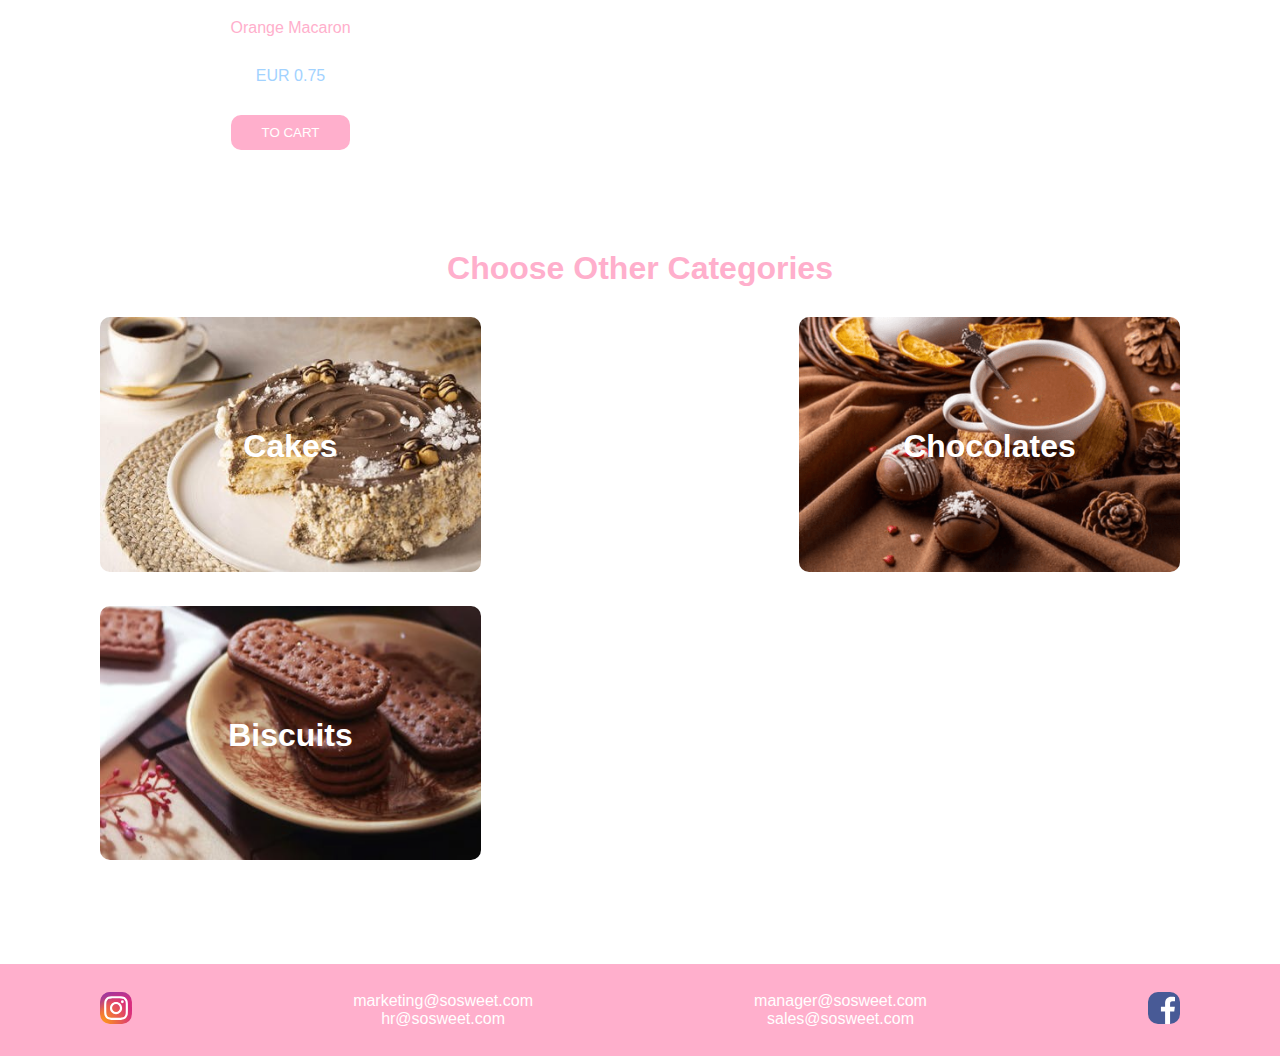
<file: Macarons/macarons.html>
<!DOCTYPE html>
<html lang="en">
  <head>
    <meta charset="UTF-8" />
    <meta name="viewport" content="width=device-width, initial-scale=1.0" />
    <link
      rel="shortcut icon"
      href="../Common Images/logo.png"
      type="image/x-icon"
    />
    <title>Macarons</title>
    <link rel="stylesheet" href="style.css" />
  </head>
  <body>
    <div class="mobile-menu">
      <img src="../Common Images/x.svg" alt="close icon" />
      <ul>
        <a href="../index.html">
          <li>Home</li>
        </a>
        <a href="../Cakes/cakes.html">
          <li>Cakes</li>
        </a>
        <a href="../Chocolates/chocolates.html">
          <li>Chocolates</li>
        </a>
        <li>Macarons</li>
        <a href="../Biscuits/biscuits.html">
          <li>Biscuits</li>
        </a>
        <a href="../About Us/about-us.html">
          <li>About us</li>
        </a>
        <a href="../Cart/cart.html">
          <li class="last">Cart</li>
        </a>
      </ul>
    </div>
    <header>
      <img src="../Common Images/burger-menu.svg" alt="menu" />
      <a href="../index.html">
        <img class="logo" src="../Common Images/logo.png" alt="logo" />
      </a>
      <ul>
        <a href="../index.html">
          <li>Home</li>
        </a>
        <a href="../Cakes/cakes.html">
          <li>Cakes</li>
        </a>
        <a href="../Chocolates/chocolates.html">
          <li>Chocolates</li>
        </a>
        <li>Macarons</li>
        <a href="../Biscuits/biscuits.html">
          <li>Biscuits</li>
        </a>
        <a href="../About Us/about-us.html">
          <li>About us</li>
        </a>
        <a href="../Cart/cart.html">
          <li>Cart</li>
        </a>
      </ul>
      <a href="../Cart/cart.html">
        <div class="cart">
          <div class="items">0</div>
          <img src="../Common Images/cart.svg" alt="cart" />
        </div>
      </a>
    </header>

    <section class="introduction">
      <span class="title">Taste Happiness with SoSweet's Macarons</span>
      <p>
        Experience pure joy with SoSweet macarons. Made with care and the finest
        ingredients, each one promises a burst of delicious flavor. Treat
        yourself to SoSweet - where every macaron is a delight.
      </p>
      <img src="Images/introduction.jpg" alt="macarons" />
    </section>

    <section class="macarons">
      <h1 class="title">Our Macarons</h1>
      <div class="macarons-container">
        <div class="macaron">
          <img src="Images/img1.png" alt="macaron" />
          <p>Banana Macaron</p>
          <p>EUR 0.75</p>
          <button type="button">TO CART</button>
        </div>

        <div class="macaron">
          <img src="Images/img2.png" alt="macaron" />
          <p>Bonbon Macaron</p>
          <p>EUR 0.75</p>
          <button type="button">TO CART</button>
        </div>

        <div class="macaron">
          <img src="Images/img3.png" alt="macaron" />
          <p>Maracuja Macaron</p>
          <p>EUR 0.75</p>
          <button type="button">TO CART</button>
        </div>

        <div class="macaron">
          <img src="Images/img4.png" alt="macaron" />
          <p>Fistic Macaron</p>
          <p>EUR 0.75</p>
          <button type="button">TO CART</button>
        </div>

        <div class="macaron">
          <img src="Images/img5.png" alt="macaron" />
          <p>Caramel Macaron</p>
          <p>EUR 0.75</p>
          <button type="button">TO CART</button>
        </div>

        <div class="macaron">
          <img src="Images/img6.png" alt="macaron" />
          <p>Chocolate Macaron</p>
          <p>EUR 0.75</p>
          <button type="button">TO CART</button>
        </div>

        <div class="macaron">
          <img src="Images/img7.png" alt="macaron" />
          <p>Cherry Macaron</p>
          <p>EUR 0.75</p>
          <button type="button">TO CART</button>
        </div>

        <div class="macaron">
          <img src="Images/img8.png" alt="macaron" />
          <p>Pineapple Macaron</p>
          <p>EUR 0.75</p>
          <button type="button">TO CART</button>
        </div>

        <div class="macaron">
          <img src="Images/img9.png" alt="macaron" />
          <p>Raspberry Macaron</p>
          <p>EUR 0.75</p>
          <button type="button">TO CART</button>
        </div>

        <div class="macaron">
          <img src="Images/img10.png" alt="macaron" />
          <p>Nut Macaron</p>
          <p>EUR 0.75</p>
          <button type="button">TO CART</button>
        </div>

        <div class="macaron">
          <img src="Images/img11.png" alt="macaron" />
          <p>Pear Macaron</p>
          <p>EUR 0.75</p>
          <button type="button">TO CART</button>
        </div>

        <div class="macaron">
          <img src="Images/img12.png" alt="macaron" />
          <p>Vishin Macaron</p>
          <p>EUR 0.75</p>
          <button type="button">TO CART</button>
        </div>

        <div class="macaron">
          <img src="Images/img13.png" alt="macaron" />
          <p>Tangerine Macaron</p>
          <p>EUR 0.75</p>
          <button type="button">TO CART</button>
        </div>

        <div class="macaron">
          <img src="Images/img14.png" alt="macaron" />
          <p>Vanilla Macaron</p>
          <p>EUR 0.75</p>
          <button type="button">TO CART</button>
        </div>

        <div class="macaron">
          <img src="Images/img15.png" alt="macaron" />
          <p>Orange Macaron</p>
          <p>EUR 0.75</p>
          <button type="button">TO CART</button>
        </div>
      </div>
    </section>

    <section class="other-categories">
      <span class="title">Choose Other Categories</span>
      <div class="categories">
        <a href="../Cakes/cakes.html">
          <div class="category">
            <img src="../Common Images/cakes.png" alt="cakes" />

            <span class="title">Cakes</span>
          </div>
        </a>
        <a href="../Chocolates/chocolates.html">
          <div class="category">
            <img src="../Common Images/chocolates.png" alt="chocolates" />
            <span class="title">Chocolates</span>
          </div>
        </a>
        <a href="../Biscuits/biscuits.html">
          <div class="category">
            <img src="../Biscuits/Images/img15.png" alt="biscuits" />
            <span class="title">Biscuits</span>
          </div>
        </a>
      </div>
    </section>

    <footer>
      <a href="https://www.instagram.com/" target="_blank">
        <img src="../Common Images/instagram.svg" alt="instagram" />
      </a>
      <div class="contacts">
        <p>marketing@sosweet.com</p>
        <p>hr@sosweet.com</p>
      </div>
      <div class="contacts">
        <p>manager@sosweet.com</p>
        <p>sales@sosweet.com</p>
      </div>

      <a href="https://www.facebook.com/" target="_blank">
        <img src="../Common Images/facebook.svg" alt="facebook" />
      </a>
    </footer>
    <script src="script.js"></script>
  </body>
</html>
</file>
<file: Home/style.css>
/* Reset */

* {
  margin: 0;
  padding: 0;
  font-family: "Roboto", sans-serif;
}

a {
  text-decoration: none;
}

/* Common styles */

img,
.mobile-menu ul {
  width: 100%;
}

.introduction,
.why-us,
.products,
.reviews,
.other-categories {
  padding: 0 50px;
}

body,
.mobile-menu,
header,
.introduction,
.gallery,
.radio-bts,
.why-us,
.factors,
.factor,
.products,
.sweets,
.product,
.reviews,
.review-nav,
.review,
.top,
.bottom,
.other-categories,
.categories,
footer {
  display: flex;
}

body,
.mobile-menu,
.gallery,
.introduction,
.why-us,
.factors,
.factor,
.products,
.sweets,
.product,
.reviews,
.review-nav,
.review,
.other-categories,
.categories,
footer {
  flex-direction: column;
}

header,
.factor,
.product,
.review-nav,
.top,
.bottom,
footer {
  align-items: center;
}

.mobile-menu,
header,
button,
footer {
  background-color: #ffafcc;
}

.mobile-menu img,
header img,
footer img {
  width: 32px;
}

.mobile-menu,
.gallery,
.radio-bts,
.factor {
  justify-content: center;
}

.radio-bts,
.product,
.category {
  position: relative;
}

.mobile-menu,
.introduction,
.why-us,
.products,
.reviews,
.other-categories,
footer {
  text-align: center;
}

a,
.mobile-menu,
.items,
button,
.new,
.category .title,
footer {
  color: white;
}

.introduction,
.factor,
.product,
.review-nav,
.review,
footer {
  row-gap: 30px;
}

.mobile-menu img,
.items,
.new,
.category .title {
  position: absolute;
}

header ul,
.gallery img,
.review:nth-child(2),
.review:nth-child(4) {
  display: none;
}

body,
.why-us,
.products,
.sweets,
.factors,
.reviews,
.other-categories,
.categories {
  overflow-x: hidden;
  row-gap: 50px;
}

.mobile-menu,
header {
  position: fixed;
  width: 100vw;
}

.mobile-menu {
  visibility: hidden;
  height: 100vh;
  z-index: 2;
}

header {
  z-index: 1;
}

header img:first-child {
  margin-left: 50px;
}

header a:last-child:not(ul a) {
  margin-right: 50px;
}

.introduction {
  margin-top: 142px;
}

.mobile-menu img {
  top: 30px;
  right: 50px;
}

li {
  list-style-type: none;
}

.mobile-menu li {
  font-size: 1.5rem;
  padding: 20px 0;
  border-top: solid white 2px;
}

.last {
  border-bottom: solid white 2px;
}

header,
.top,
.bottom {
  justify-content: space-between;
}

header img:nth-child(2):not(.cart img) {
  width: 92px;
}

.gallery img:first-child {
  display: block;
}

.radio-bts {
  bottom: 20px;
  column-gap: 10px;
}

.introduction p:nth-child(2),
.factor p:last-child,
.product p:nth-child(4),
.review p {
  color: #a2d2ff;
}

.title,
.factor p:first-child,
.product p:nth-child(3),
.top p,
.bottom p {
  color: #ffafcc;
}

.factor,
.review {
  padding: 30px;
}

img,
.factor,
button,
.review {
  border-radius: 10px;
}

.factor img,
.reviews img {
  width: auto;
}

.top,
.bottom {
  column-gap: 30px;
}

.mobile-menu li:first-child:not(a li),
header li:first-child:not(a li),
.title {
  font-weight: bold;
}

.radio-bts input,
button,
.review-nav img:first-child:not(.review img),
.review-nav img:last-child:not(.review img) {
  cursor: pointer;
}

.title {
  font-size: 32px;
}

.items,
.new {
  background-color: red;
}

.items {
  padding: 0 2px;
  border-radius: 50%;
}

.factor {
  border: solid #a2d2ff 3px;
}

.new {
  left: 0;
  padding: 10px 0;
  border-radius: 0 50% 50%;
}

.review-nav img:last-child {
  transform: rotate(180deg);
}

.review {
  box-shadow: rgba(255, 175, 204, 0.2) 0px 7px 29px 0px;
}

.category .title {
  left: 50%;
  top: 50%;
  transform: translate(-50%, -50%);
}

button {
  border: none;
  padding: 10px 30px;
}

footer {
  padding: 28px 0;
}

@media (min-width: 992px) {
  body,
  .sweets {
    row-gap: 100px;
  }

  .introduction,
  .why-us,
  .products,
  .reviews,
  .other-categories {
    padding: 0 100px;
  }

  .factors,
  .sweets,
  .review-nav,
  .categories,
  footer {
    flex-direction: row;
  }

  .factors,
  .sweets,
  .categories,
  footer {
    justify-content: space-between;
  }

  .sweets,
  .categories {
    flex-wrap: wrap;
  }

  .sweets,
  .review-nav,
  .categories {
    column-gap: 30px;
  }

  .product img,
  .category img {
    width: 381px;
  }

  .review {
    margin: 0 30px 50px;
  }

  .other-categories {
    margin-top: -50px;
  }

  header img:first-child {
    display: none;
  }

  .logo {
    margin-left: 100px;
  }

  header a:last-child:not(ul a) {
    margin-right: 100px;
  }

  .introduction {
    margin-top: 192px;
  }

  header ul {
    display: flex;
    column-gap: 20px;
    color: white;
  }

  header li:first-child:not(a li) {
    text-decoration: underline #a2d2ff solid 3px;
  }

  footer {
    padding: 28px 100px;
  }
}
</file>
<file: About Us/style.css>
/* Reset */

* {
  margin: 0;
  padding: 0;
  font-family: "Roboto", sans-serif;
}

a {
  text-decoration: none;
}

/* Common styles */

img,
.mobile-menu ul {
  width: 100%;
}

.introduction,
.statistics,
.reviews,
.other-categories {
  padding: 0 50px;
}

body,
.mobile-menu,
header,
.introduction,
.text,
.images,
.about-us,
.informations,
.info,
.statistics,
.statistics-container,
.statistic,
.reviews,
.review-nav,
.review,
.top,
.bottom,
.other-categories,
.categories,
footer {
  display: flex;
}

body,
.mobile-menu,
.gallery,
.introduction,
.text,
.images,
.about-us,
.informations,
.info,
.statistics,
.statistics-container,
.statistic,
.reviews,
.review-nav,
.review,
.other-categories,
.categories,
footer {
  flex-direction: column;
}

header,
.review-nav,
.top,
.bottom,
footer {
  align-items: center;
}

.mobile-menu,
header,
.statistic:nth-child(odd),
footer {
  background-color: #ffafcc;
}

.mobile-menu img,
header img,
footer img {
  width: 32px;
}

.mobile-menu {
  justify-content: center;
}

.category {
  position: relative;
}

.mobile-menu,
.introduction,
.about-us,
.reviews,
.other-categories,
.statistics,
footer {
  text-align: center;
}

a,
.mobile-menu,
.items,
.statistic,
.statistic .title,
.category .title,
footer {
  color: white;
}

.introduction,
.text,
.images,
.info,
.statistic,
.review-nav,
.review,
footer {
  row-gap: 30px;
}

.mobile-menu img,
.items,
.category .title {
  position: absolute;
}

header ul,
.gallery img,
.review:nth-child(2),
.review:nth-child(4) {
  display: none;
}

body,
.statistics,
.statistics-container,
.reviews,
.other-categories,
.categories {
  overflow-x: hidden;
  row-gap: 50px;
}

.mobile-menu,
header {
  position: fixed;
  width: 100vw;
}

.mobile-menu {
  visibility: hidden;
  height: 100vh;
  z-index: 2;
}

header {
  z-index: 1;
}

header img:first-child:not(.logo) {
  margin-left: 50px;
}

header a:last-child:not(ul a) {
  margin-right: 50px;
}

.introduction {
  margin-top: 142px;
}

.mobile-menu img {
  top: 30px;
  right: 50px;
}

li {
  list-style-type: none;
}

.mobile-menu li {
  font-size: 1.5rem;
  padding: 20px 0;
  border-top: solid white 2px;
}

.last {
  border-bottom: solid white 2px;
}

header,
.top,
.bottom {
  justify-content: space-between;
}

header a:nth-child(2):not(ul a),
.logo {
  width: 92px;
  height: 92px;
}

.gallery img:first-child {
  display: block;
}

.text p,
.review p {
  color: #a2d2ff;
}

.title,
.top p,
.bottom p {
  color: #ffafcc;
}

.info,
.review {
  padding: 30px;
}

img,
.info,
.statistic,
.review {
  border-radius: 10px;
}

.reviews img {
  width: auto;
}

.top,
.bottom {
  column-gap: 30px;
}

.mobile-menu li:nth-child(6),
header li:nth-child(6),
.title {
  font-weight: bold;
}

.review-nav img:first-child:not(.review img),
.review-nav img:last-child:not(.review img) {
  cursor: pointer;
}

.info,
.review {
  box-shadow: rgba(255, 175, 204, 0.2) 0px 7px 29px 0px;
}

.statistic {
  padding: 50px;
}

.statistic:nth-child(even) {
  background-color: #a2d2ff;
}

.title {
  font-size: 32px;
}

.items {
  background-color: red;
  padding: 0 2px;
  border-radius: 50%;
}

.info {
  margin: 50px 50px 0;
}

.review-nav img:last-child {
  transform: rotate(180deg);
}

.category .title {
  left: 50%;
  top: 50%;
  transform: translate(-50%, -50%);
}

footer {
  padding: 28px 0;
}

@media (min-width: 992px) {
  body {
    row-gap: 100px;
  }

  .introduction,
  .statistics,
  .other-categories {
    padding: 0 100px;
  }

  .info:nth-child(odd),
  .statistics-container,
  .review-nav,
  .categories,
  footer {
    flex-direction: row;
  }

  .introduction,
  .info:nth-child(even) {
    flex-direction: row-reverse;
  }

  .introduction {
    align-items: center;
  }

  .introduction img,
  .info img,
  .category img {
    width: 381px;
  }

  .categories,
  footer {
    justify-content: space-between;
  }

  .info {
    margin: 50px 100px 0;
  }

  .info:nth-child(odd) {
    text-align: left;
  }

  .info:nth-child(even) {
    text-align: right;
  }

  .statistics-container,
  .categories {
    flex-wrap: wrap;
  }

  .statistics-container {
    justify-content: space-between;
  }

  .introduction,
  .info,
  .categories {
    column-gap: 30px;
  }

  .review {
    margin: 0 30px 50px;
  }

  .other-categories {
    margin-top: -50px;
  }

  header img:first-child:not(a img) {
    display: none;
  }

  header a:nth-child(2):not(ul a) {
    margin-left: 100px;
  }

  header a:last-child:not(ul a) {
    margin-right: 100px;
  }

  .introduction {
    margin-top: 192px;
  }

  header ul {
    display: flex;
    column-gap: 20px;
    color: white;
  }

  header li:nth-child(6) {
    text-decoration: underline #a2d2ff solid 3px;
  }

  footer {
    padding: 28px 100px;
  }
}
</file>
<file: Biscuits/style.css>
/* Reset */

* {
  margin: 0;
  padding: 0;
  font-family: "Roboto", sans-serif;
}

a {
  text-decoration: none;
}

/* Common styles */

img,
.mobile-menu ul {
  width: 100%;
}

img,
button {
  border-radius: 10px;
}

.introduction,
.biscuits,
.other-categories {
  padding: 0 50px;
}

body,
.mobile-menu,
header,
.introduction,
.biscuits,
.biscuits-container,
.biscuit,
.other-categories,
.categories,
footer {
  display: flex;
}

body,
.mobile-menu,
.introduction,
.biscuits,
.biscuits-container,
.biscuit,
.other-categories,
.categories,
footer {
  flex-direction: column;
}

header,
.biscuits,
.biscuit,
footer {
  align-items: center;
}

.mobile-menu,
header,
button,
footer {
  background-color: #ffafcc;
}

.mobile-menu img,
header img,
footer img {
  width: 32px;
}

.mobile-menu {
  justify-content: center;
}

.mobile-menu,
.introduction,
.other-categories,
footer {
  text-align: center;
}

a,
.mobile-menu,
.items,
button,
.category .title,
footer {
  color: white;
}

.introduction,
.biscuit,
.other-categories,
.categories,
footer {
  row-gap: 30px;
}

.mobile-menu img,
.items,
.category .title {
  position: absolute;
}

body,
.biscuits,
.biscuits-container {
  overflow-x: hidden;
  row-gap: 50px;
}

.title,
.biscuit p:nth-child(2) {
  color: #ffafcc;
}

.introduction p:nth-child(2),
.biscuit p:nth-child(3) {
  color: #a2d2ff;
}

header li:nth-child(5),
button {
  cursor: pointer;
}

.mobile-menu li:nth-child(5),
header li:nth-child(5),
.title {
  font-weight: bold;
}

.mobile-menu,
header {
  position: fixed;
  width: 100vw;
}

.mobile-menu {
  visibility: hidden;
  height: 100vh;
  z-index: 2;
}

header {
  z-index: 1;
}

header img:first-child:not(.logo) {
  margin-left: 50px;
}

header a:last-child:not(ul a) {
  margin-right: 50px;
}

.introduction {
  margin-top: 142px;
}

.mobile-menu img {
  top: 30px;
  right: 50px;
}

li {
  list-style-type: none;
}

.mobile-menu li {
  font-size: 1.5rem;
  padding: 20px 0;
  border-top: solid white 2px;
}

.last {
  border-bottom: solid white 2px;
}

header {
  justify-content: space-between;
}

header a:nth-child(2):not(ul a),
.logo {
  width: 92px;
  height: 92px;
}

header ul {
  display: none;
}

.title {
  font-size: 32px;
}

.items {
  background-color: red;
  padding: 0 2px;
  border-radius: 50%;
}

button {
  border: none;
  padding: 10px 30px;
}

.category {
  position: relative;
}

.category .title {
  left: 50%;
  top: 50%;
  transform: translate(-50%, -50%);
}

.category img {
  max-width: max-content;
}

footer {
  padding: 28px 0;
}

@media (min-width: 992px) {
  body,
  .biscuits-container {
    row-gap: 100px;
  }

  .introduction,
  .biscuits,
  .other-categories {
    padding: 0 100px;
  }

  .biscuits-container,
  .categories,
  footer {
    flex-direction: row;
    flex-wrap: wrap;
    justify-content: space-between;
    column-gap: 30px;
  }

  .biscuits-container,
  .categories {
    flex-wrap: wrap;
    column-gap: 30px;
  }

  .biscuit img,
  .category img {
    width: 381px;
  }

  header img:first-child:not(a img) {
    display: none;
  }

  header a:nth-child(2):not(ul a) {
    margin-left: 100px;
  }

  header a:last-child:not(ul a) {
    margin-right: 100px;
  }

  .introduction {
    margin-top: 192px;
  }

  header ul {
    display: flex;
    column-gap: 20px;
    color: white;
  }

  header li:nth-child(5) {
    text-decoration: underline #a2d2ff solid 3px;
  }

  footer {
    padding: 28px 100px;
  }
}
</file>
<file: Cakes/style.css>
/* Reset */

* {
  margin: 0;
  padding: 0;
  font-family: "Roboto", sans-serif;
}

a {
  text-decoration: none;
}

/* Common styles */

img,
.mobile-menu ul {
  width: 100%;
}

img,
button {
  border-radius: 10px;
}

.introduction,
.cakes,
.other-categories {
  padding: 0 50px;
}

body,
.mobile-menu,
header,
.introduction,
.cakes,
.cakes-container,
.cake,
.other-categories,
.categories,
footer {
  display: flex;
}

body,
.mobile-menu,
.introduction,
.cakes,
.cakes-container,
.cake,
.other-categories,
.categories,
footer {
  flex-direction: column;
}

header,
.cakes,
.cake,
footer {
  align-items: center;
}

.mobile-menu,
header,
button,
footer {
  background-color: #ffafcc;
}

.mobile-menu img,
header img,
footer img {
  width: 32px;
}

.mobile-menu {
  justify-content: center;
}

.mobile-menu,
.introduction,
.other-categories,
footer {
  text-align: center;
}

a,
.mobile-menu,
.items,
button,
.category .title,
footer {
  color: white;
}

.introduction,
.cake,
.other-categories,
.categories,
footer {
  row-gap: 30px;
}

.mobile-menu img,
.items,
.category .title {
  position: absolute;
}

body,
.cakes,
.cakes-container {
  overflow-x: hidden;
  row-gap: 50px;
}

.title,
.cake p:nth-child(2) {
  color: #ffafcc;
}

.introduction p:nth-child(2),
.cake p:nth-child(3) {
  color: #a2d2ff;
}

header li:nth-child(2),
button {
  cursor: pointer;
}

.mobile-menu li:nth-child(2),
header li:nth-child(2),
.title {
  font-weight: bold;
}

.mobile-menu,
header {
  position: fixed;
  width: 100vw;
}

.mobile-menu {
  visibility: hidden;
  height: 100vh;
  z-index: 2;
}

header {
  z-index: 1;
}

header img:first-child:not(.logo) {
  margin-left: 50px;
}

header a:last-child:not(ul a) {
  margin-right: 50px;
}

.introduction {
  margin-top: 142px;
}

.mobile-menu img {
  top: 30px;
  right: 50px;
}

li {
  list-style-type: none;
}

.mobile-menu li {
  font-size: 1.5rem;
  padding: 20px 0;
  border-top: solid white 2px;
}

.last {
  border-bottom: solid white 2px;
}

header {
  justify-content: space-between;
}

header a:nth-child(2),
.logo {
  width: 92px;
  height: 92px;
}

header ul {
  display: none;
}

.title {
  font-size: 32px;
}

.items {
  background-color: red;
  padding: 0 2px;
  border-radius: 50%;
}

button {
  border: none;
  padding: 10px 30px;
}

.category {
  position: relative;
}

.category .title {
  left: 50%;
  top: 50%;
  transform: translate(-50%, -50%);
}

.category img {
  max-width: max-content;
}

footer {
  padding: 28px 0;
}

@media (min-width: 992px) {
  body,
  .cakes-container {
    row-gap: 100px;
  }

  .introduction,
  .cakes,
  .other-categories {
    padding: 0 100px;
  }

  .cakes-container,
  .categories,
  footer {
    flex-direction: row;
    flex-wrap: wrap;
    justify-content: space-between;
    column-gap: 30px;
  }

  .cakes-container,
  .categories {
    flex-wrap: wrap;
    column-gap: 30px;
  }

  .cake img,
  .category img {
    width: 381px;
  }

  header img:first-child:not(a img) {
    display: none;
  }

  header a:nth-child(2):not(ul a) {
    margin-left: 100px;
  }

  header a:last-child:not(ul a) {
    margin-right: 100px;
  }

  .introduction {
    margin-top: 192px;
  }

  header ul {
    display: flex;
    column-gap: 20px;
    color: white;
  }

  header li:nth-child(2) {
    text-decoration: underline #a2d2ff solid 3px;
  }

  footer {
    padding: 28px 100px;
  }
}
</file>
<file: Cart/style.css>
/* Reset */

* {
  margin: 0;
  padding: 0;
  font-family: "Roboto", sans-serif;
}

a {
  text-decoration: none;
}

/* Common styles */

img,
.mobile-menu ul {
  width: 100%;
}

.empty-cart,
.introduction,
.other-categories {
  padding: 0 50px;
}

body,
.mobile-menu,
header,
.empty-cart,
.introduction,
.cat,
.details,
.description,
.products,
.product,
.product-details,
.quantity,
.total,
.cart-categories,
.category,
.other-categories,
.categories,
footer {
  display: flex;
}

body,
.mobile-menu,
.empty-cart,
.introduction,
.details,
.cat,
.description,
.products,
.product,
.product-details,
.quantity,
.total,
.cart-categories,
.other-categories,
.categories,
footer {
  flex-direction: column;
}

header,
.empty-cart,
.cat,
.total,
.cart-categories,
footer {
  align-items: center;
}

.mobile-menu,
header,
button,
footer {
  background-color: #ffafcc;
}

.mobile-menu img,
header img,
.product img:not(.product-details img),
footer img {
  width: 32px;
}

.mobile-menu {
  justify-content: center;
}

.category {
  position: relative;
}

.mobile-menu,
.empty-cart,
.introduction,
.product,
.other-categories,
footer {
  text-align: center;
}

.mobile-menu,
a,
.items,
button,
.category .title,
.total,
.total .title,
footer {
  color: white;
}

.introduction,
.details,
.cat,
.quantity,
.description,
footer {
  row-gap: 30px;
}

.mobile-menu img,
.items,
.category .title {
  position: absolute;
}

header ul {
  display: none;
}

body,
.empty-cart,
.product,
.product-details,
.total,
.cart-categories,
.other-categories,
.categories {
  overflow-x: hidden;
  row-gap: 50px;
}

img,
.product,
.total {
  border-radius: 10px;
}

.mobile-menu,
header {
  position: fixed;
  width: 100vw;
}

.mobile-menu {
  visibility: hidden;
  height: 100vh;
  z-index: 2;
}

header {
  z-index: 1;
}

header img:first-child:not(.logo) {
  margin-left: 50px;
}

header div:last-child {
  margin-right: 50px;
}

.introduction,
.empty-cart {
  margin-top: 142px;
}
.mobile-menu img {
  top: 30px;
  right: 50px;
}

li {
  list-style-type: none;
}

.mobile-menu li {
  font-size: 1.5rem;
  padding: 20px 0;
  border-top: solid white 2px;
}

.last {
  border-bottom: solid white 2px;
}

header {
  justify-content: space-between;
}

header a:nth-child(2):not(ul a),
.logo {
  width: 92px;
  height: 92px;
}

.mobile-menu li:last-child:not(a li),
header li:last-child:not(a li),
.title {
  font-weight: bold;
}

button {
  cursor: pointer;
}

.title,
.product p:last-child,
.details p:first-child {
  color: #ffafcc;
}

.introduction p,
.description p,
.product p:first-child {
  color: #a2d2ff;
}

.title {
  font-size: 32px;
}

.items {
  background-color: red;
  padding: 0 2px;
  border-radius: 50%;
}

.total {
  background-color: #a2d2ff;
  margin: 0 50px;
  padding: 50px 0;
}

.category {
  column-gap: 10px;
}

.product {
  margin: 50px 50px 0;
  padding: 50px;
  box-shadow: rgba(255, 175, 204, 0.2) 0px 7px 29px 0px;
}

.product:first-child {
  margin-top: 0;
}

.category .title {
  left: 50%;
  top: 50%;
  transform: translate(-50%, -50%);
}

button {
  border: none;
  padding: 10px 30px;
  border-radius: 5px;
}

footer {
  padding: 28px 0;
}

@media (min-width: 992px) {
  body {
    row-gap: 100px;
  }

  .empty-cart img {
    width: 30%;
  }

  .product img {
    width: 150px;
  }

  .product {
    margin: 100px 100px 0;
  }

  .product-details,
  .categories,
  .quantity {
    column-gap: 30px;
  }

  .product-details {
    align-items: center;
  }

  .total {
    margin: 0 100px;
  }

  .cart-categories {
    column-gap: 50px;
  }

  .other-categories {
    padding: 0 100px;
  }

  .product,
  .product-details,
  .cart-categories,
  .categories,
  .quantity,
  footer {
    flex-direction: row;
  }

  .product,
  .cart-categories,
  .categories,
  footer {
    justify-content: space-between;
  }

  .categories {
    flex-wrap: wrap;
  }

  .category img {
    width: 381px;
  }

  header img:first-child:not(a img) {
    display: none;
  }

  header a:nth-child(2):not(ul a) {
    margin-left: 100px;
  }

  header div:last-child {
    margin-right: 100px;
  }

  .introduction,
  .empty-cart {
    margin-top: 192px;
  }

  header ul {
    display: flex;
    column-gap: 20px;
    color: white;
  }

  header li:last-child:not(a li) {
    text-decoration: underline #a2d2ff solid 3px;
  }

  footer {
    padding: 28px 100px;
  }
}
</file>
<file: Chocolates/style.css>
/* Reset */

* {
  margin: 0;
  padding: 0;
  font-family: "Roboto", sans-serif;
}

a {
  text-decoration: none;
}

/* Common styles */

img,
.mobile-menu ul {
  width: 100%;
}

img,
button {
  border-radius: 10px;
}

.introduction,
.chocolates,
.other-categories {
  padding: 0 50px;
}

body,
.mobile-menu,
header,
.introduction,
.chocolates,
.chocolates-container,
.chocolate,
.other-categories,
.categories,
footer {
  display: flex;
}

body,
.mobile-menu,
.introduction,
.chocolates,
.chocolates-container,
.chocolate,
.other-categories,
.categories,
footer {
  flex-direction: column;
}

header,
.chocolates,
.chocolate,
footer {
  align-items: center;
}

.mobile-menu,
header,
button,
footer {
  background-color: #ffafcc;
}

.mobile-menu img,
header img,
footer img {
  width: 32px;
}

.mobile-menu {
  justify-content: center;
}

.mobile-menu,
.introduction,
.other-categories,
footer {
  text-align: center;
}

a,
.mobile-menu,
.items,
button,
.category .title,
footer {
  color: white;
}

.introduction,
.chocolate,
.other-categories,
.categories,
footer {
  row-gap: 30px;
}

.mobile-menu img,
.items,
.category .title {
  position: absolute;
}

body,
.chocolates,
.chocolates-container {
  overflow-x: hidden;
  row-gap: 50px;
}

.title,
.chocolate p:nth-child(2) {
  color: #ffafcc;
}

.introduction p:nth-child(2),
.chocolate p:nth-child(3) {
  color: #a2d2ff;
}

header li:nth-child(3),
button {
  cursor: pointer;
}

.mobile-menu li:nth-child(3),
header li:nth-child(3),
.title {
  font-weight: bold;
}

.mobile-menu,
header {
  position: fixed;
  width: 100vw;
}

.mobile-menu {
  visibility: hidden;
  height: 100vh;
  z-index: 2;
}

header {
  z-index: 1;
}

header img:first-child:not(.logo) {
  margin-left: 50px;
}

header a:last-child:not(ul a) {
  margin-right: 50px;
}

.introduction {
  margin-top: 142px;
}

.mobile-menu img {
  top: 30px;
  right: 50px;
}

li {
  list-style-type: none;
}

.mobile-menu li {
  font-size: 1.5rem;
  padding: 20px 0;
  border-top: solid white 2px;
}

.last {
  border-bottom: solid white 2px;
}

header {
  justify-content: space-between;
}

header a:nth-child(2):not(ul a),
.logo {
  width: 92px;
  height: 92px;
}

header ul {
  display: none;
}

.title {
  font-size: 32px;
}

.items {
  background-color: red;
  padding: 0 2px;
  border-radius: 50%;
}

button {
  border: none;
  padding: 10px 30px;
}

.category {
  position: relative;
}

.category .title {
  left: 50%;
  top: 50%;
  transform: translate(-50%, -50%);
}

.category img {
  max-width: max-content;
}

footer {
  padding: 28px 0;
}

@media (min-width: 992px) {
  body,
  .chocolates-container {
    row-gap: 100px;
  }

  .introduction,
  .chocolates,
  .other-categories {
    padding: 0 100px;
  }

  .chocolates-container,
  .categories,
  footer {
    flex-direction: row;
    flex-wrap: wrap;
    justify-content: space-between;
    column-gap: 30px;
  }

  .chocolates-container,
  .categories {
    flex-wrap: wrap;
    column-gap: 30px;
  }

  .chocolate img,
  .category img {
    width: 381px;
  }

  header img:first-child:not(a img) {
    display: none;
  }

  header a:nth-child(2):not(ul a) {
    margin-left: 100px;
  }

  header a:last-child:not(ul a) {
    margin-right: 100px;
  }

  .introduction {
    margin-top: 192px;
  }

  header ul {
    display: flex;
    column-gap: 20px;
    color: white;
  }

  header li:nth-child(3) {
    text-decoration: underline #a2d2ff solid 3px;
  }

  footer {
    padding: 28px 100px;
  }
}
</file>
<file: Macarons/style.css>
/* Reset */

* {
  margin: 0;
  padding: 0;
  font-family: "Roboto", sans-serif;
}

a {
  text-decoration: none;
}

/* Common styles */

img,
.mobile-menu ul {
  width: 100%;
}

img,
button {
  border-radius: 10px;
}

.introduction,
.macarons,
.other-categories {
  padding: 0 50px;
}

body,
.mobile-menu,
header,
.introduction,
.macarons,
.macarons-container,
.macaron,
.other-categories,
.categories,
footer {
  display: flex;
}

body,
.mobile-menu,
.introduction,
.macarons,
.macarons-container,
.macaron,
.other-categories,
.categories,
footer {
  flex-direction: column;
}

header,
.macarons,
.macaron,
footer {
  align-items: center;
}

.mobile-menu,
header,
button,
footer {
  background-color: #ffafcc;
}

.mobile-menu img,
header img,
footer img {
  width: 32px;
}

.mobile-menu {
  justify-content: center;
}

.mobile-menu,
.introduction,
.other-categories,
footer {
  text-align: center;
}

a,
.mobile-menu,
.items,
button,
.category .title,
footer {
  color: white;
}

.introduction,
.macaron,
.other-categories,
.categories,
footer {
  row-gap: 30px;
}

.mobile-menu img,
.items,
.category .title {
  position: absolute;
}

body,
.macarons,
.macarons-container {
  overflow-x: hidden;
  row-gap: 50px;
}

.title,
.macaron p:nth-child(2) {
  color: #ffafcc;
}

.introduction p:nth-child(2),
.macaron p:nth-child(3) {
  color: #a2d2ff;
}

header li:nth-child(4),
button {
  cursor: pointer;
}

.mobile-menu li:nth-child(4),
header li:nth-child(4),
.title {
  font-weight: bold;
}

.mobile-menu,
header {
  position: fixed;
  width: 100vw;
}

.mobile-menu {
  visibility: hidden;
  height: 100vh;
  z-index: 2;
}

header {
  z-index: 1;
}

header img:first-child:not(.logo) {
  margin-left: 50px;
}

header a:last-child:not(ul a) {
  margin-right: 50px;
}

.introduction {
  margin-top: 142px;
}

.mobile-menu img {
  top: 30px;
  right: 50px;
}

li {
  list-style-type: none;
}

.mobile-menu li {
  font-size: 1.5rem;
  padding: 20px 0;
  border-top: solid white 2px;
}

.last {
  border-bottom: solid white 2px;
}

header {
  justify-content: space-between;
}

header a:nth-child(2):not(ul a),
.logo {
  width: 92px;
  height: 92px;
}

header ul {
  display: none;
}

.title {
  font-size: 32px;
}

.items {
  background-color: red;
  padding: 0 2px;
  border-radius: 50%;
}

button {
  border: none;
  padding: 10px 30px;
}

.category {
  position: relative;
}

.category .title {
  left: 50%;
  top: 50%;
  transform: translate(-50%, -50%);
}

.category img {
  max-width: max-content;
}

footer {
  padding: 28px 0;
}

@media (min-width: 992px) {
  body,
  .macarons-container {
    row-gap: 100px;
  }

  .introduction,
  .macarons,
  .other-categories {
    padding: 0 100px;
  }

  .macarons-container,
  .categories,
  footer {
    flex-direction: row;
    flex-wrap: wrap;
    justify-content: space-between;
    column-gap: 30px;
  }

  .macarons-container,
  .categories {
    flex-wrap: wrap;
    column-gap: 30px;
  }

  .macaron img,
  .category img {
    width: 381px;
  }

  header img:first-child:not(a img) {
    display: none;
  }

  header a:nth-child(2):not(ul a) {
    margin-left: 100px;
  }

  header a:last-child:not(ul a) {
    margin-right: 100px;
  }

  .introduction {
    margin-top: 192px;
  }

  header ul {
    display: flex;
    column-gap: 20px;
    color: white;
  }

  header li:nth-child(4) {
    text-decoration: underline #a2d2ff solid 3px;
  }

  footer {
    padding: 28px 100px;
  }
}
</file>
